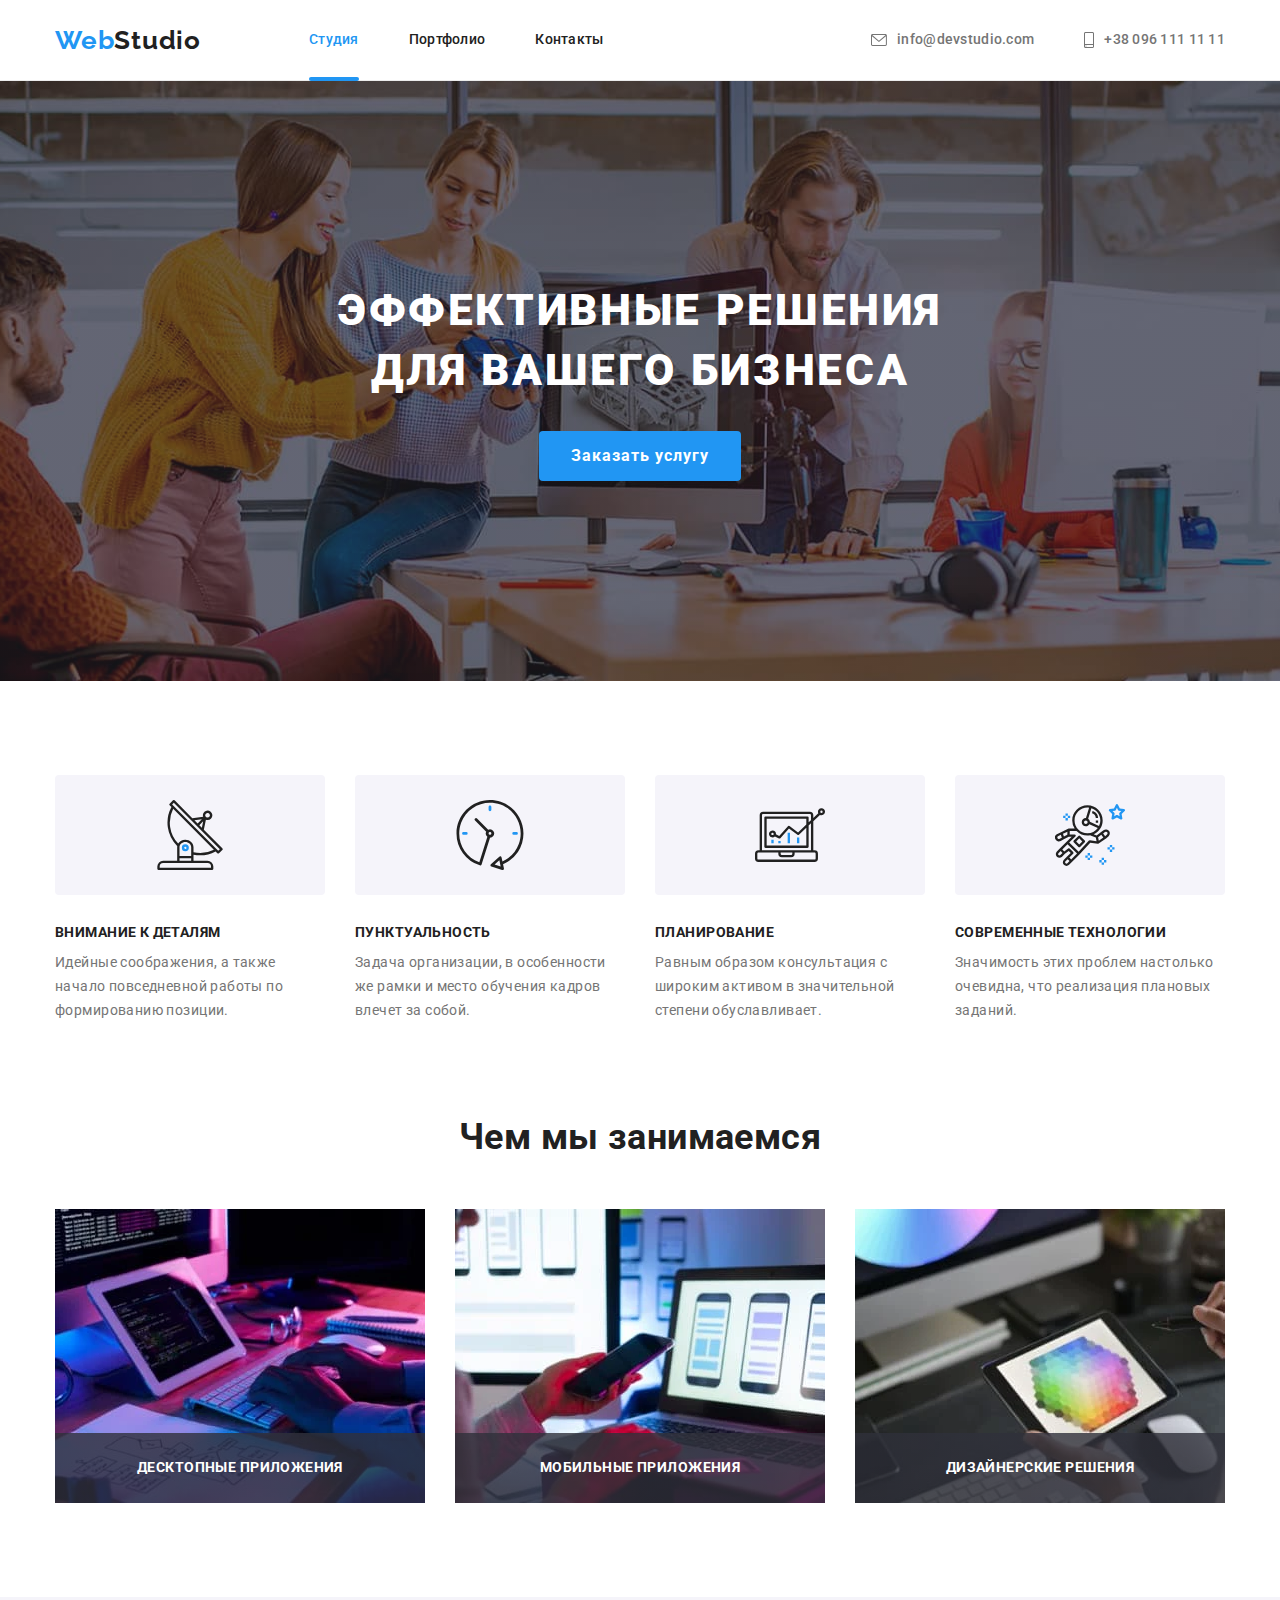
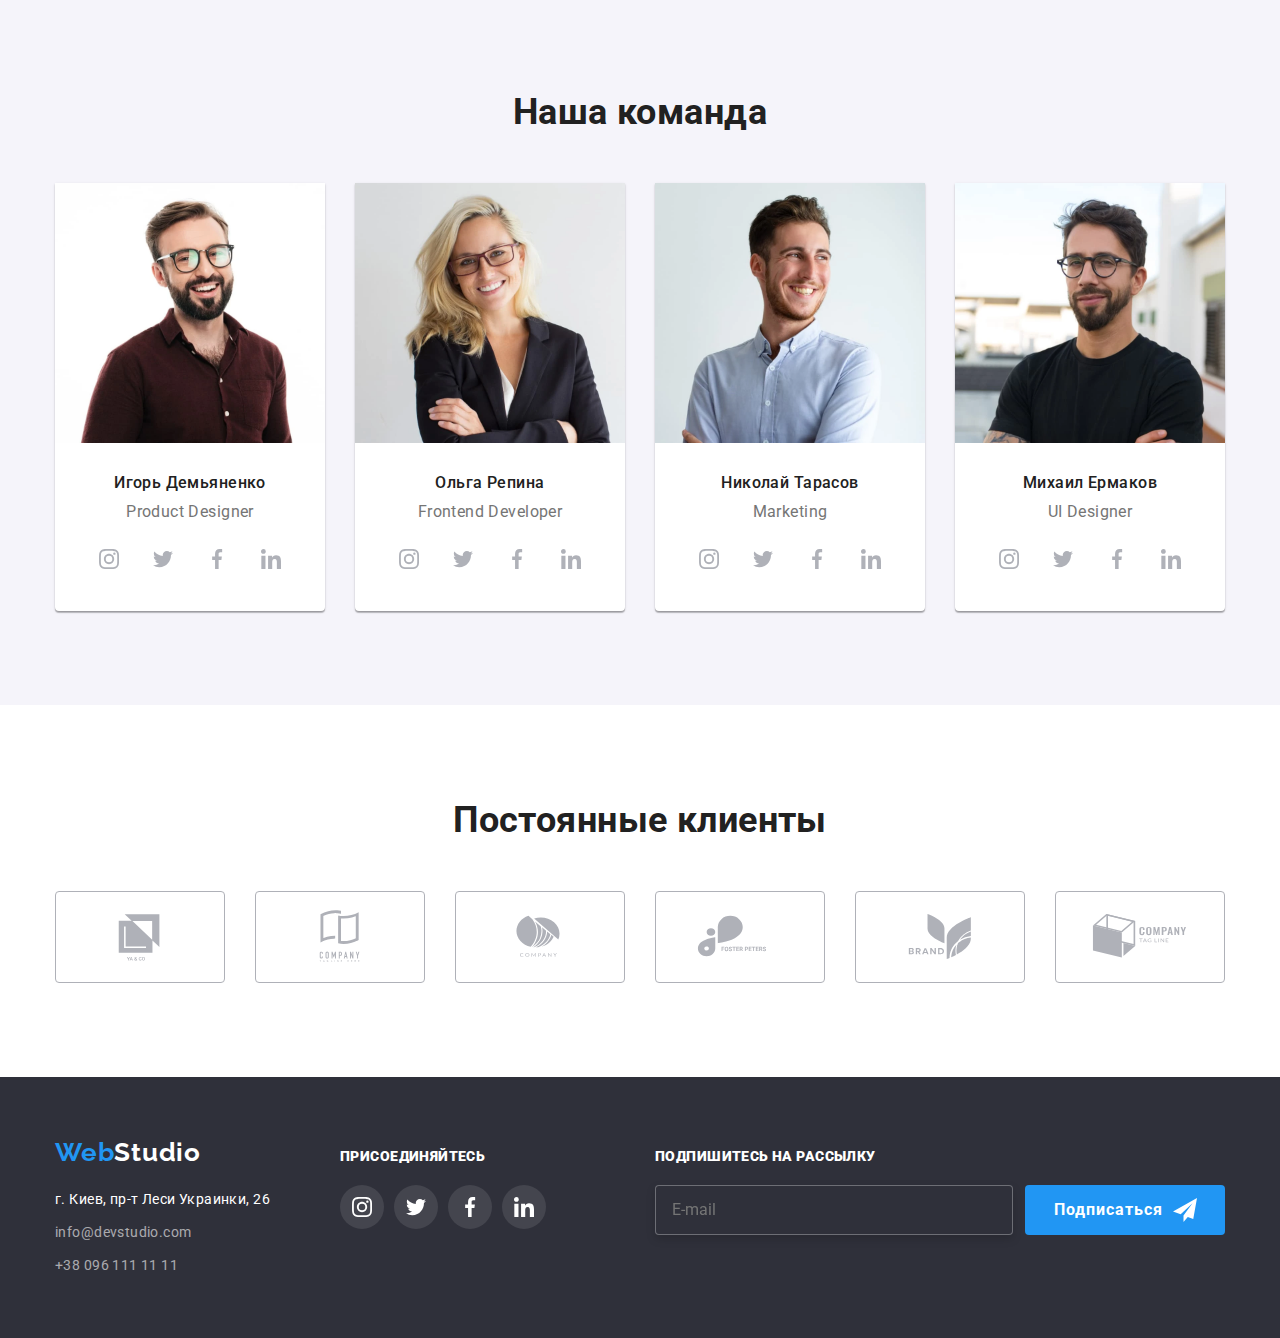
<file: index.html>
<!DOCTYPE html>
<html lang="ru">
  <head>
    <meta charset="UTF-8" />
    <meta http-equiv="X-UA-Compatible" content="IE=edge" />
    <meta name="viewport" content="width=device-width, initial-scale=1.0" />
    <title>Document</title>
    <!--  Шрифти -->
    <link rel="preconnect" href="https://fonts.googleapis.com" />
    <link rel="preconnect" href="https://fonts.gstatic.com" crossorigin />
    <link
      href="https://fonts.googleapis.com/css2?family=Raleway:wght@700&family=Roboto:wght@400;500;700;900&display=swap"
      rel="stylesheet"
    />
    <!-- Нормалізація стилей -->
    <link
      rel="stylesheet"
      href="https://cdn.jsdelivr.net/npm/modern-normalize@1.1.0/modern-normalize.min.css"
    />
    <!-- Кастомні стилі -->
    <link rel="stylesheet" href="./css/main.min.css" />
    <!-- <link rel="stylesheet" href="./css/styles.css" /> -->
  </head>
  <body data-body>
    <!--  Секція header -->
    <header class="header">
      <div class="container header-container">
        <a class="logo link" href="./index.html">
          Web<span class="logo-style-black">Studio</span></a
        >
        <button class="mobile-menu-btn" type="button" data-menu-button>
          <svg class="mobile-menu-icon" width="40" height="40">
            <use
              class="mobile-menu-burger"
              href="./images/icons.svg#icon-menumobile"
            ></use>
            <use
              class="mobile-menu-close"
              href="./images/icons.svg#icon-closemobile"
            ></use>
          </svg>
        </button>
        <!-- Мобільне меню -->
        <div class="mobil-menu" data-menu>
          <ul class="mobile-menu-nav list">
            <li class="mobile-menu-nav-item current">
              <a class="link mobile-nav-item current" href="./index.html"
                >Студия</a
              >
            </li>
            <li class="mobile-menu-nav-item">
              <a class="link mobile-nav-item" href="./portfolio.html"
                >Портфолио</a
              >
            </li>
            <li class="mobile-menu-nav-item">
              <a class="link mobile-nav-item" href="">Контакты</a>
            </li>
          </ul>
          <ul class="mobile-menu-contacts list">
            <li class="mobile-menu-contacts-item">
              <a class="mobile-menu-tel-mail link accent" href=""
                >+38 096 111 11 11</a
              >
            </li>
            <li class="mobile-menu-contacts-item">
              <a class="mobile-menu-tel-mail link" href=""
                >info@devstudio.com</a
              >
            </li>
          </ul>
          <ul class="mobile-menu-socials list">
            <li class="mobile-menu-socials-item">
              <a class="mobile-menu-socials-link link" href="">Indtagram</a>
            </li>
            <li class="mobile-menu-socials-item">
              <a class="mobile-menu-socials-link link" href="">Twitter</a>
            </li>
            <li class="mobile-menu-socials-item">
              <a class="mobile-menu-socials-link link" href="">Facebook</a>
            </li>
            <li class="mobile-menu-socials-item">
              <a class="mobile-menu-socials-link link" href="">Lindkedin</a>
            </li>
          </ul>
        </div>
        <nav class="nav">
          <ul class="header__list list">
            <li class="nav__list-item">
              <a class="nav-link link current--link" href="./index.html"
                >Студия</a
              >
            </li>
            <li class="nav__list-item">
              <a class="nav-link link" href="./portfolio.html">Портфолио</a>
            </li>
            <li class="nav__list-item">
              <a class="nav-link link" href="#">Контакты</a>
            </li>
          </ul>
        </nav>
        <ul class="contact header__list list">
          <li class="contact-mail">
            <a class="contact-list link" href="mailto:info@devstudio.com">
              <svg class="contact--icon" width="16" height="12">
                <use href="./images/icons.svg#icon-envelope"></use></svg
              >info@devstudio.com</a
            >
          </li>
          <li class="contact-telephone">
            <a class="accent contact-list link" href="tel:+380961111111">
              <svg class="contact--icon" width="10" height="16">
                <use href="./images/icons.svg#icon-smartphone"></use>
              </svg>
              +38 096 111 11 11</a
            >
          </li>
        </ul>
      </div>
    </header>
    <!-- Блок унікального контенту на сторінці -->
    <main>
      <!-- Секція Hero -->
      <section class="hero">
        <div class="hero-section container">
          <h1 class="main-title">
            Эффективные решения <br />
            для вашего бизнеса
          </h1>
          <button class="btn-main" type="button" data-modal-open>
            Заказать услугу
          </button>
        </div>
      </section>
      <!-- Модальне вікно -->
      <div class="backdrop is-hidden" data-modal>
        <div class="modal">
          <button class="modal-close-btn" type="button" data-modal-close>
            <svg width="18" height="18">
              <use href="./images/icons.svg#icon-closeclose-black"></use>
            </svg>
          </button>
          <form>
            <strong class="sign-up-text"
              >Оставьте свои данные, мы вам перезвоним</strong
            >

            <label for="name" class="form-field">Имя</label>
            <div class="position-icon">
              <input
                class="form-stroke"
                type="text"
                name="name"
                required
                id="name"
              />
              <svg class="icon-inputs" width="12" height="12">
                <use
                  class="modal-form-icon"
                  href="./images/icons.svg#icon-name"
                ></use>
              </svg>
            </div>

            <label for="tel" class="form-field">Телефон</label>
            <div class="position-icon">
              <input
                class="form-stroke"
                type="tel"
                name="user-tel"
                required
                id="tel"
              />
              <svg class="icon-inputs" width="13" height="13">
                <use href="./images/icons.svg#icon-tel"></use>
              </svg>
            </div>

            <label for="email" class="form-field">Почта</label>
            <div class="position-icon">
              <input
                class="form-stroke"
                type="email"
                name="user-mail"
                required
                id="email"
                placeholder=" "
              />
              <svg class="icon-inputs" width="15" height="12">
                <use href="./images/icons.svg#email-modal-form"></use>
              </svg>
            </div>

            <label class="form-field-last">Комментарий</label>
            <div class="position-icon">
              <textarea
                class="form-stroke-comment"
                name="user-comment"
                placeholder="Введите текст"
              ></textarea>
            </div>

            <!-- Agreement -->
            <label class="label-agreement">
              <input class="check-input" type="checkbox" required />
              <span class="checkbox-icon"> </span>
              <span>
                Соглашаюсь с рассылкой и принимаю
                <a class="terms-agreement" href="">Условия договора</a></span
              >
            </label>

            <button class="btn-modal" type="submit">Отправить</button>
          </form>
        </div>
      </div>
      <!-- Секція Benefits  -->
      <section class="benefits section">
        <div class="container">
          <h2 class="visually-hidden">Преимущества</h2>
          <ul class="list benefits-list">
            <li class="benefits-title about__benefits__list benefits-card-flex">
              <div class="benefits-link">
                <svg class="benefits--icon" width="70" height="70">
                  <use href="./images/icons.svg#icon-antenna"></use>
                </svg>
              </div>
              <h3 class="benefits-tittle-style section-tittle tittle-small">
                Внимание к деталям
              </h3>
              <p class="benefits-text">
                Идейные соображения, а также начало повседневной работы по
                формированию позиции.
              </p>
            </li>

            <li class="benefits-title about__benefits__list benefits-card-flex">
              <div class="benefits-link">
                <svg class="benefits--icon" width="70" height="70">
                  <use href="./images/icons.svg#icon-clock"></use>
                </svg>
              </div>
              <h3 class="benefits-tittle-style section-tittle tittle-small">
                Пунктуальность
              </h3>
              <p class="benefits-text">
                Задача организации, в особенности же рамки и место обучения
                кадров влечет за собой.
              </p>
            </li>

            <li class="benefits-title about__benefits__list benefits-card-flex">
              <div class="benefits-link">
                <svg class="benefits--icon" width="70" height="70">
                  <use href="./images/icons.svg#icon-diagram"></use>
                </svg>
              </div>
              <h3 class="benefits-tittle-style section-tittle tittle-small">
                Планирование
              </h3>
              <p class="benefits-text">
                Равным образом консультация с широким активом в значительной
                степени обуславливает.
              </p>
            </li>

            <li class="benefits-title about__benefits__list benefits-card-flex">
              <div class="benefits-link">
                <svg class="benefits--icon" width="70" height="70">
                  <use href="./images/icons.svg#icon-astronaut"></use>
                </svg>
              </div>
              <h3 class="benefits-tittle-style section-tittle tittle-small">
                Современные технологии
              </h3>
              <p class="benefits-text">
                Значимость этих проблем настолько очевидна, что реализация
                плановых заданий.
              </p>
            </li>
          </ul>
        </div>
      </section>
      <!-- Секція  About -->
      <section class="about">
        <div class="container">
          <h2 class="section-tittle tittle-big">Чем мы занимаемся</h2>
          <ul class="list about-list">
            <li class="about__benefits__list img__wrapper">
              <picture>
                <!-- desktop screen -->
                <source
                  media="(min-width: 1200px)"
                  srcset="
                    ./images/about/img1-lg.webp     1x,
                    ./images/about/img1-2x@-lg.webp 2x
                  "
                  type="image/webp"
                />
                <source
                  media="(min-width: 1200px)"
                  srcset="
                    ./images/about/img1-lg.jpg     1x,
                    ./images/about/img1-2x@-lg.jpg 2x
                  "
                  type="image/jpg"
                />

                <img
                  src="./images/about/img1-lg.jpg"
                  alt="Верстка"
                  width="370"
                  height="294"
                />
              </picture>

              <p class="about-desk">Десктопные приложения</p>
            </li>
            <li class="about__benefits__list img__wrapper">
              <picture>
                <!-- desktop screen -->
                <source
                  media="(min-width: 1200px)"
                  srcset="
                    ./images/about/img2-lg.webp     1x,
                    ./images/about/img2-2x@-lg.webp 2x
                  "
                  type="image/webp"
                />
                <source
                  media="(min-width: 1200px)"
                  srcset="
                    ./images/about/img2-lg.jpg     1x,
                    ./images/about/img2-2x@-lg.jpg 2x
                  "
                  type="image/jpg"
                />

                <img
                  src="./images/about/img2-lg.jpg"
                  alt="Дизайн"
                  width="370"
                  height="294"
                />
              </picture>

              <p class="about-desk">Мобильные приложения</p>
            </li>
            <li class="about__benefits__list img__wrapper">
              <picture>
                <!-- desktop screen -->
                <source
                  media="(min-width: 1200px)"
                  srcset="
                    ./images/about/img3-lg.webp     1x,
                    ./images/about/img3-2x@-lg.webp 2x
                  "
                  type="image/webp"
                />
                <source
                  media="(min-width: 1200px)"
                  srcset="
                    ./images/about/img3-lg.jpg     1x,
                    ./images/about/img3-2x@-lg.jpg 2x
                  "
                  type="image/jpg"
                />

                <img
                  src="./images/about/img3-lg.jpg"
                  alt="Внешнее оформление"
                  width="370"
                  height="294"
                />
              </picture>

              <p class="about-desk">Дизайнерские решения</p>
            </li>
          </ul>
        </div>
      </section>
      <!-- Секція Team -->
      <section class="team-section section">
        <div class="container">
          <h2 class="section-tittle tittle-big">Наша команда</h2>
          <ul class="list team-list">
            <li class="team-item team-group">
              <!-- Тег picture -->
              <picture>
                <!-- desktop screen -->
                <source
                  media="(min-width: 1200px)"
                  srcset="
                    ./images/team/imgigor-lg.webp    1x,
                    ./images/team/imgigor@2x-lg.webp 2x
                  "
                  type="image/webp"
                />
                <source
                  media="(min-width: 1200px)"
                  srcset="
                    ./images/team/imgigor-lg.jpg    1x,
                    ./images/team/imgigor@2x-lg.jpg 2x
                  "
                  type="image/jpg"
                />

                <!-- tablet screen -->
                <source
                  media="(min-width: 768px)"
                  srcset="
                    ./images/team/imgigor-md.webp    1x,
                    ./images/team/imgigor@2x-md.webp 2x
                  "
                  type="image/webp"
                />
                <source
                  media="(min-width: 768px)"
                  srcset="
                    ./images/team/imgigor-md.jpg    1x,
                    ./images/team/imgigor@2x-md.jpg 2x
                  "
                  type="image/jpg"
                />

                <!-- mobile screen -->
                <source
                  media="(max-width: 767px)"
                  srcset="
                    ./images/team/imgigor1-sm.webp    1x,
                    ./images/team/imgigor1@2x-sm.webp 2x
                  "
                  type="image/webp"
                />
                <source
                  media="(max-width: 767px)"
                  srcset="
                    ./images/team/imgigor1-sm.jpg    1x,
                    ./images/team/imgigor1@2x-sm.jpg 2x
                  "
                  type="image/jpg"
                />
                <img
                  src="./images/team/imgigor1-sm.jpg"
                  alt="Игорь"
                  width="450"
                  height="460"
                />
              </picture>

              <div class="team">
                <h3 class="section-team">Игорь Демьяненко</h3>
                <p class="text-team">Product Designer</p>
                <ul class="list social-media">
                  <li class="social-media-item">
                    <a class="social-media-link" href="">
                      <svg class="social-media-icon" width="20" height="20">
                        <use href="./images/icons.svg#icon-instagram"></use>
                      </svg>
                    </a>
                  </li>
                  <li class="social-media-item">
                    <a class="social-media-link" href="">
                      <svg class="social-media-icon" width="20" height="20">
                        <use href="./images/icons.svg#icon-twitter"></use>
                      </svg>
                    </a>
                  </li>
                  <li class="social-media-item">
                    <a class="social-media-link" href="">
                      <svg class="social-media-icon" width="20" height="20">
                        <use href="./images/icons.svg#icon-facebook"></use>
                      </svg>
                    </a>
                  </li>
                  <li class="social-media-item">
                    <a class="social-media-link" href="">
                      <svg class="social-media-icon" width="20" height="20">
                        <use href="./images/icons.svg#icon-linkedin"></use>
                      </svg>
                    </a>
                  </li>
                </ul>
              </div>
            </li>
            <li class="team-item team-group">
              <!-- Тег picture -->
              <picture>
                <!-- desktop screen -->
                <source
                  media="(min-width: 1200px)"
                  srcset="
                    ./images/team/imgolga-lg.webp    1x,
                    ./images/team/imgolga@2x-lg.webp 2x
                  "
                  type="image/webp"
                />
                <source
                  media="(min-width: 1200px)"
                  srcset="
                    ./images/team/imgolga-lg.jpg    1x,
                    ./images/team/imgolga@2x-lg.jpg 2x
                  "
                  type="image/jpg"
                />

                <!-- tablet screen -->
                <source
                  media="(min-width: 768px)"
                  srcset="
                    ./images/team/imgolga-md.webp    1x,
                    ./images/team/imgolga@2x-md.webp 2x
                  "
                  type="image/webp"
                />
                <source
                  media="(min-width: 768px)"
                  srcset="
                    ./images/team/imgolga-md.jpg    1x,
                    ./images/team/imgolga@2x-md.jpg 2x
                  "
                  type="image/jpg"
                />

                <!-- mobile screen -->
                <source
                  media="(max-width: 767px)"
                  srcset="
                    ./images/team/imgolga1-sm.webp    1x,
                    ./images/team/imgolga1@2x-sm.webp 2x
                  "
                  type="image/webp"
                />
                <source
                  media="(max-width: 767px)"
                  srcset="
                    ./images/team/imgolga1-sm.jpg    1x,
                    ./images/team/imgolga1@2x-sm.jpg 2x
                  "
                  type="image/jpg"
                />
                <img
                  src="./images/team/imgolga1-sm.jpg"
                  alt="Ольга"
                  width="450"
                  height="460"
                />
              </picture>

              <div class="team">
                <h3 class="section-team">Ольга Репина</h3>
                <p class="text-team">Frontend Developer</p>
                <ul class="list social-media">
                  <li class="social-media-item">
                    <a class="social-media-link" href="">
                      <svg class="social-media-icon" width="20" height="20">
                        <use href="./images/icons.svg#icon-instagram"></use>
                      </svg>
                    </a>
                  </li>
                  <li class="social-media-item">
                    <a class="social-media-link" href="">
                      <svg class="social-media-icon" width="20" height="20">
                        <use href="./images/icons.svg#icon-twitter"></use>
                      </svg>
                    </a>
                  </li>
                  <li class="social-media-item">
                    <a class="social-media-link" href="">
                      <svg class="social-media-icon" width="20" height="20">
                        <use href="./images/icons.svg#icon-facebook"></use>
                      </svg>
                    </a>
                  </li>
                  <li class="social-media-item">
                    <a class="social-media-link" href="">
                      <svg class="social-media-icon" width="20" height="20">
                        <use href="./images/icons.svg#icon-linkedin"></use>
                      </svg>
                    </a>
                  </li>
                </ul>
              </div>
            </li>
            <li class="team-item team-group">
              <picture>
                <!-- desktop screen -->
                <source
                  media="(min-width: 1200px)"
                  srcset="
                    ./images/team/imgnikolai-lg.webp    1x,
                    ./images/team/imgnikolai@2x-lg.webp 2x
                  "
                  type="image/webp"
                />
                <source
                  media="(min-width: 1200px)"
                  srcset="
                    ./images/team/imgnikolai-lg.jpg    1x,
                    ./images/team/imgnikolai@2x-md.jpg 2x
                  "
                  type="image/jpg"
                />

                <!-- tablet screen -->
                <source
                  media="(min-width: 768px)"
                  srcset="
                    ./images/team/imgnikolai-md.webp    1x,
                    ./images/team/imgnikolai@2x-md.webp 2x
                  "
                  type="image/webp"
                />
                <source
                  media="(min-width: 768px)"
                  srcset="
                    ./images/team/imgnikolai-md.jpg    1x,
                    ./images/team/imgnikolai@2x-md.jpg 2x
                  "
                  type="image/jpg"
                />

                <!-- mobile screen -->
                <source
                  media="(max-width: 767px)"
                  srcset="
                    ./images/team/imgnikolai1-sm.webp    1x,
                    ./images/team/imgnikolai1@2x-sm.webp 2x
                  "
                  type="image/webp"
                />
                <source
                  media="(max-width: 767px)"
                  srcset="
                    ./images/team/imgnikolai1-sm.jpg    1x,
                    ./images/team/imgnikolai1@2x-sm.jpg 2x
                  "
                  type="image/jpg"
                />
                <img
                  src="./images/team/imgnikolai1-sm.jpg"
                  alt="Николай"
                  width="450"
                  height="460"
                />
              </picture>

              <div class="team">
                <h3 class="section-team">Николай Тарасов</h3>
                <p class="text-team">Marketing</p>
                <ul class="list social-media">
                  <li class="social-media-item">
                    <a class="social-media-link" href="">
                      <svg class="social-media-icon" width="20" height="20">
                        <use href="./images/icons.svg#icon-instagram"></use>
                      </svg>
                    </a>
                  </li>
                  <li class="social-media-item">
                    <a class="social-media-link" href="">
                      <svg class="social-media-icon" width="20" height="20">
                        <use href="./images/icons.svg#icon-twitter"></use>
                      </svg>
                    </a>
                  </li>
                  <li class="social-media-item">
                    <a class="social-media-link" href="">
                      <svg class="social-media-icon" width="20" height="20">
                        <use href="./images/icons.svg#icon-facebook"></use>
                      </svg>
                    </a>
                  </li>
                  <li class="social-media-item">
                    <a class="social-media-link" href="">
                      <svg class="social-media-icon" width="20" height="20">
                        <use href="./images/icons.svg#icon-linkedin"></use>
                      </svg>
                    </a>
                  </li>
                </ul>
              </div>
            </li>
            <li class="team-item team-group">
              <picture>
                <!-- desktop screen -->
                <source
                  media="(min-width: 1200px)"
                  srcset="
                    ./images/team/imgmihail-lg.webp    1x,
                    ./images/team/imgmihail@2x-lg.webp 2x
                  "
                  type="image/webp"
                />
                <source
                  media="(min-width: 1200px)"
                  srcset="
                    ./images/team/imgmihail-lg.jpg    1x,
                    ./images/team/imgmihail@2x-lg.jpg 2x
                  "
                  type="image/jpg"
                />

                <!-- tablet screen -->
                <source
                  media="(min-width: 768px)"
                  srcset="
                    ./images/team/imgmihail-md.webp    1x,
                    ./images/team/imgmihail@2x-md.webp 2x
                  "
                  type="image/webp"
                />
                <source
                  media="(min-width: 768px)"
                  srcset="
                    ./images/team/imgmihail-md.jpg    1x,
                    ./images/team/imgmihail@2x-md.jpg 2x
                  "
                  type="image/jpg"
                />

                <!-- mobile screen -->
                <source
                  media="(max-width: 767px)"
                  srcset="
                    ./images/team/imgmihail1@2x.-sm.webp 1x,
                    ./images/team/imgmihail1@2x.-sm.webp 2x
                  "
                  type="image/webp"
                />
                <source
                  media="(max-width: 767px)"
                  srcset="
                    ./images/team/imgmihail-sm.jpg      1x,
                    ./images/team/imgmihail1@2x.-sm.jpg 2x
                  "
                  type="image/jpg"
                />
                <img
                  src="./images/team/imgmihail-sm.jpg"
                  alt="Михаил"
                  width="450"
                  height="460"
                />
              </picture>

              <div class="team">
                <h3 class="section-team">Михаил Ермаков</h3>
                <p class="text-team">UI Designer</p>
                <ul class="list social-media">
                  <li class="social-media-item">
                    <a aria-label="instagram" class="social-media-link" href="">
                      <svg class="social-media-icon" width="20" height="20">
                        <use href="./images/icons.svg#icon-instagram"></use>
                      </svg>
                    </a>
                  </li>
                  <li class="social-media-item">
                    <a aria-label="twitter" class="social-media-link" href="">
                      <svg class="social-media-icon" width="20" height="20">
                        <use href="./images/icons.svg#icon-twitter"></use>
                      </svg>
                    </a>
                  </li>
                  <li class="social-media-item">
                    <a aria-label="facebook" class="social-media-link" href="">
                      <svg class="social-media-icon" width="20" height="20">
                        <use href="./images/icons.svg#icon-facebook"></use>
                      </svg>
                    </a>
                  </li>
                  <li class="social-media-item">
                    <a aria-label="linkedin" class="social-media-link" href="">
                      <svg class="social-media-icon" width="20" height="20">
                        <use href="./images/icons.svg#icon-linkedin"></use>
                      </svg>
                    </a>
                  </li>
                </ul>
              </div>
            </li>
          </ul>
        </div>
      </section>
      <!-- Секція Regulars  -->
      <section class="section">
        <div class="container">
          <h2 class="section-tittle tittle-big">Постоянные клиенты</h2>

          <ul class="list regulars-list">
            <li class="regulars-item">
              <a class="logo-list link" href=""
                ><svg class="regulars-logo" width="106" height="60">
                  <use href="./images/icons.svg#icon-logo-1"></use></svg
              ></a>
            </li>
            <li class="regulars-item">
              <a class="logo-list link" href=""
                ><svg class="regulars-logo" width="106" height="60">
                  <use href="./images/icons.svg#icon-logo-2"></use></svg
              ></a>
            </li>
            <li class="regulars-item">
              <a class="logo-list link" href=""
                ><svg class="regulars-logo" width="106" height="60">
                  <use href="./images/icons.svg#icon-logo-3"></use></svg
              ></a>
            </li>
            <li class="regulars-item">
              <a class="logo-list link" href=""
                ><svg class="regulars-logo" width="106" height="60">
                  <use href="./images/icons.svg#icon-logo-4"></use></svg
              ></a>
            </li>
            <li class="regulars-item">
              <a class="logo-list link" href=""
                ><svg class="regulars-logo" width="106" height="60">
                  <use href="./images/icons.svg#icon-logo-5"></use></svg
              ></a>
            </li>
            <li class="regulars-item">
              <a class="logo-list link" href=""
                ><svg class="regulars-logo" width="106" height="60">
                  <use href="./images/icons.svg#icon-logo-6"></use></svg
              ></a>
            </li>
          </ul>
        </div>
      </section>
    </main>
    <!-- Секція футер -->
    <footer class="page-footer">
      <div class="container footer-box">
        <div class="footer-item-adress">
          <a class="logo link footer-logo" href="./index.html">
            Web<span class="logo-style-white">Studio</span></a
          >
          <address class="footer-logo">
            <ul class="list footer-logo-list">
              <li class="footer-text">
                <a
                  class="footer-address footer-address-link link"
                  href="https://goo.gl/maps/SEVTVgyHEndxwq1x7"
                  target="_blank"
                  rel="noreferrer noopener"
                  >г. Киев, пр-т Леси Украинки, 26</a
                >
              </li>
              <li class="footer-text">
                <a
                  class="footer-address footer-address-mail-tel link"
                  href="mailto:info@devstudio.com"
                  >info@devstudio.com</a
                >
              </li>
              <li class="footer-text">
                <a
                  class="footer-address footer-address-mail-tel link"
                  href="tel:+380961111111"
                  >+38 096 111 11 11</a
                >
              </li>
            </ul>
          </address>
        </div>
        <div>
          <p class="section-footer tittle-small">
            <strong>присоединяйтесь</strong>
          </p>
          <ul class="list join-box">
            <li class="footer-social-list">
              <a aria-label="instagram" class="footer-item-link" href="">
                <svg class="social-media-icon" width="20" height="20">
                  <use href="./images/icons.svg#icon-instagram"></use>
                </svg>
              </a>
            </li>
            <li class="footer-social-list">
              <a aria-label="twitter" class="footer-item-link" href="">
                <svg class="social-media-icon" width="20" height="20">
                  <use href="./images/icons.svg#icon-twitter"></use>
                </svg>
              </a>
            </li>
            <li class="footer-social-list">
              <a aria-label="facebook" class="footer-item-link" href="">
                <svg class="social-media-icon" width="20" height="20">
                  <use href="./images/icons.svg#icon-facebook"></use>
                </svg>
              </a>
            </li>
            <li class="footer-social-list">
              <a aria-label="linkedin" class="footer-item-link" href="">
                <svg class="social-media-icon" width="20" height="20">
                  <use href="./images/icons.svg#icon-linkedin"></use>
                </svg>
              </a>
            </li>
          </ul>
        </div>
        <div class="footer-button">
          <p class="section-footer tittle-small">
            <strong>Подпишитесь на рассылку</strong>
          </p>
          <form class="footer-subscribe-section">
            <input
              class="footer-subscribe"
              type="email"
              name="user-mail"
              required
              placeholder="E-mail"
            />
            <button class="btn-footer" type="submit">
              Подписаться<svg class="button-send" width="24" height="24">
                <use href="./images/icons.svg#icon-icon_send"></use>
              </svg>
            </button>
          </form>
        </div>
      </div>
    </footer>
    <script src="./js/modal.js"></script>
    <script src="./js/menu.js"></script>
  </body>
</html>
</file>
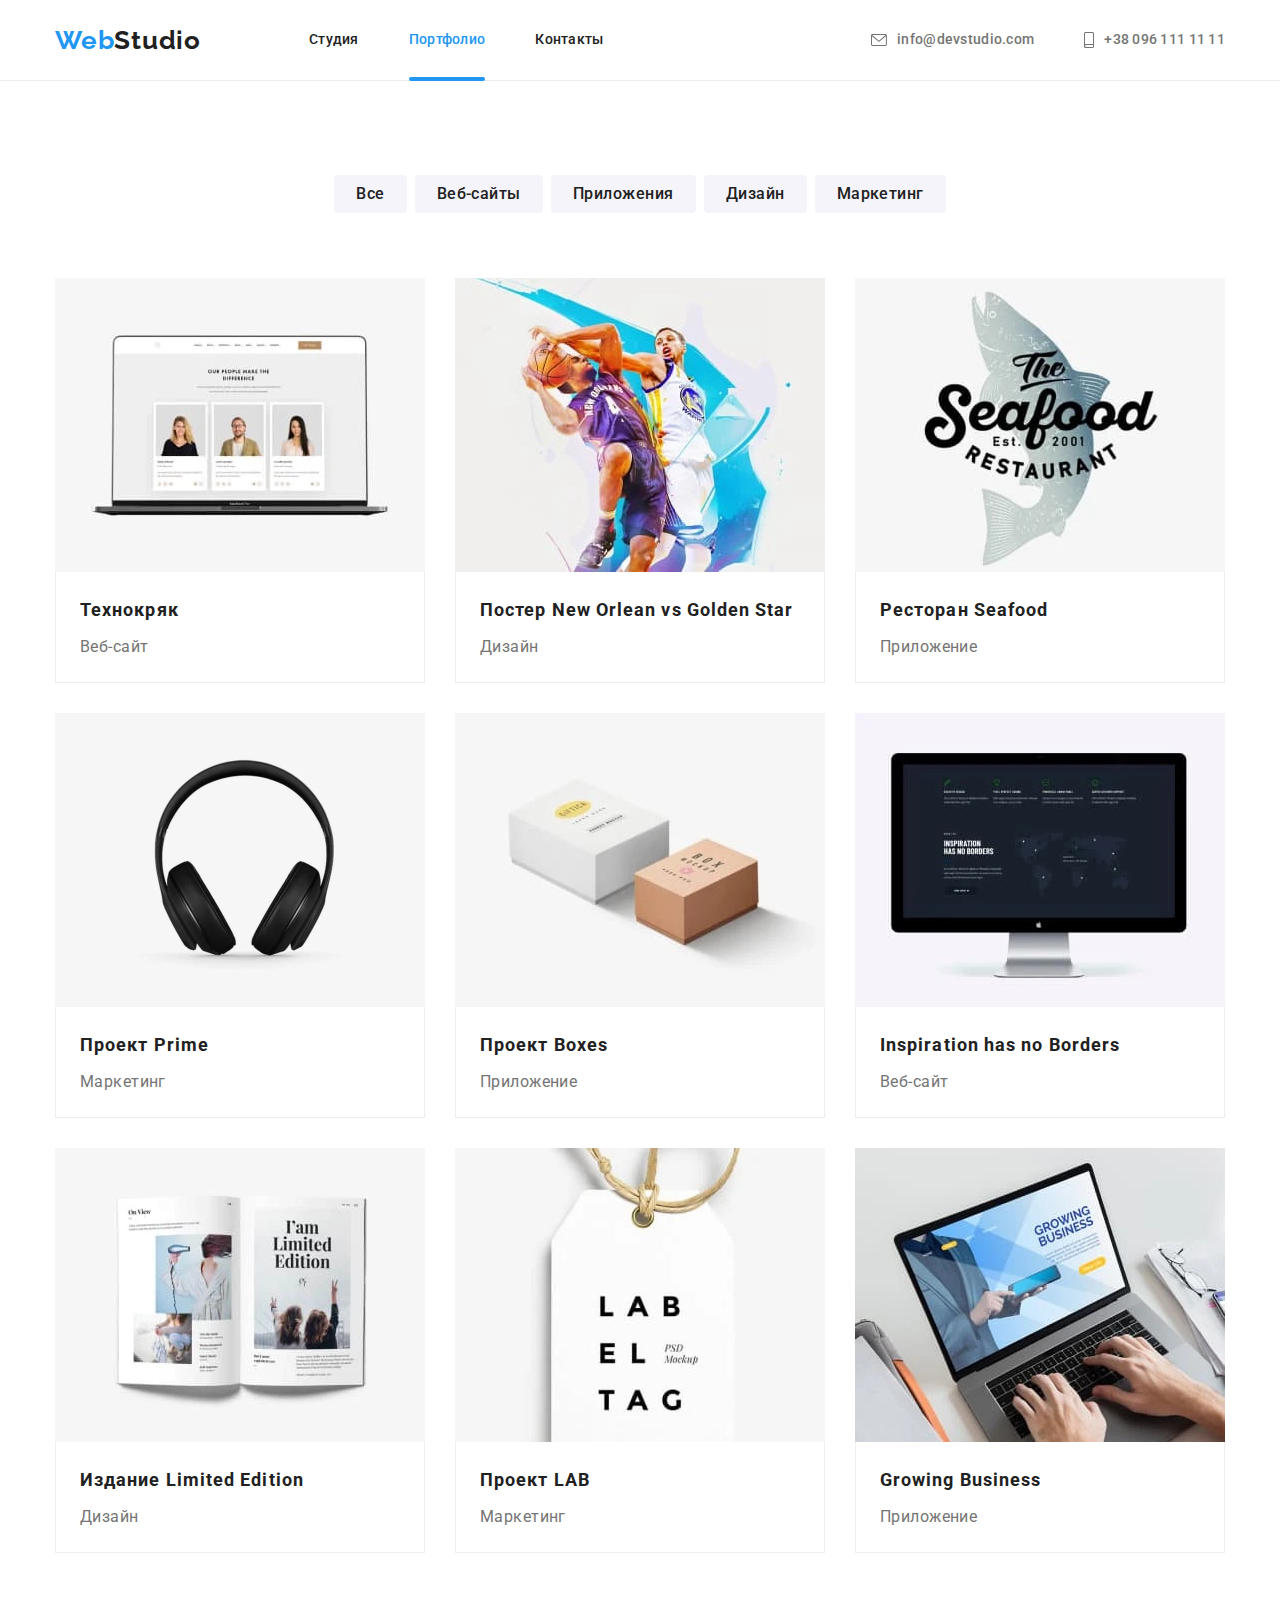
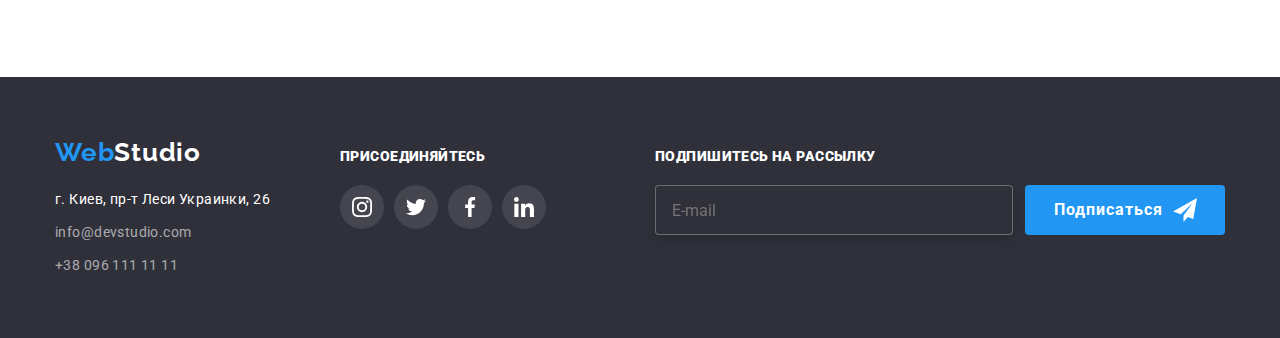
<file: portfolio.html>
<!DOCTYPE html>
<html lang="ru">
  <head>
    <meta charset="UTF-8" />
    <meta http-equiv="X-UA-Compatible" content="IE=edge" />
    <meta name="viewport" content="width=device-width, initial-scale=1.0" />
    <title>Document</title>
    <!--  Шрифти -->
    <link rel="preconnect" href="https://fonts.googleapis.com" />
    <link rel="preconnect" href="https://fonts.gstatic.com" crossorigin />
    <link
      href="https://fonts.googleapis.com/css2?family=Raleway:wght@700&family=Roboto:wght@400;500;700;900&display=swap"
      rel="stylesheet"
    />
    <!-- Нормалізація стилей -->
    <link
      rel="stylesheet"
      href="https://cdn.jsdelivr.net/npm/modern-normalize@1.1.0/modern-normalize.min.css"
    />

    <!-- Кастомні стилі -->
    <link rel="stylesheet" href="./css/main.min.css" />
    <link rel="stylesheet" href="./css/styles.css" />
  </head>
  <body>
    <!-- Секція header -->
    <header class="header">
      <div class="container header-container">
        <a class="logo link" href="./index.html">
          Web<span class="logo-style-black">Studio</span></a
        >
        <button class="mobile-menu-btn" type="button" data-menu-button>
          <svg class="mobile-menu-icon" width="40" height="40">
            <use
              class="mobile-menu-burger"
              href="./images/icons.svg#icon-menumobile"
            ></use>
            <use
              class="mobile-menu-close"
              href="./images/icons.svg#icon-closemobile"
            ></use>
          </svg>
        </button>
        <!-- Мобільне меню -->
        <div class="mobil-menu" data-menu>
          <ul class="list mobile-menu-nav">
            <li class="mobile-menu-nav-item">
              <a class="link mobile-nav-item" href="./index.html">Студия</a>
            </li>
            <li class="mobile-menu-nav-item">
              <a class="link mobile-nav-item current" href="./portfolio.html"
                >Портфолио</a
              >
            </li>
            <li class="mobile-menu-nav-item">
              <a class="link mobile-nav-item" href="">Контакты</a>
            </li>
          </ul>
          <ul class="mobile-menu-contacts list">
            <li class="mobile-menu-contacts-item">
              <a class="mobile-menu-tel-mail link accent" href=""
                >+38 096 111 11 11</a
              >
            </li>
            <li class="mobile-menu-contacts-item">
              <a class="mobile-menu-tel-mail link" href=""
                >info@devstudio.com</a
              >
            </li>
          </ul>
          <ul class="mobile-menu-socials list">
            <li class="mobile-menu-socials-item">
              <a class="mobile-menu-socials-link link" href="">Indtagram</a>
            </li>
            <li class="mobile-menu-socials-item">
              <a class="mobile-menu-socials-link link" href="">Twitter</a>
            </li>
            <li class="mobile-menu-socials-item">
              <a class="mobile-menu-socials-link link" href="">Facebook</a>
            </li>
            <li class="mobile-menu-socials-item">
              <a class="mobile-menu-socials-link link" href="">Lindkedin</a>
            </li>
          </ul>
        </div>
        <nav class="nav">
          <ul class="header__list list">
            <li class="nav__list-item">
              <a class="nav-link link" href="./index.html">Студия</a>
            </li>
            <li class="nav__list-item">
              <a class="nav-link link current--link" href="./portfolio.html"
                >Портфолио</a
              >
            </li>
            <li class="nav__list-item">
              <a class="nav-link link" href="#">Контакты</a>
            </li>
          </ul>
        </nav>
        <ul class="contact header__list list">
          <li class="contact-mail">
            <a class="contact-list link" href="mailto:info@devstudio.com">
              <svg class="contact--icon" width="16" height="12">
                <use href="./images/icons.svg#icon-envelope"></use></svg
              >info@devstudio.com</a
            >
          </li>
          <li class="contact-telephone">
            <a class="contact-list link" href="tel:+380961111111">
              <svg class="contact--icon" width="10" height="16">
                <use href="./images/icons.svg#icon-smartphone"></use>
              </svg>
              +38 096 111 11 11</a
            >
          </li>
        </ul>
      </div>
    </header>
    <!-- Блок унікального контенту на сторінці -->
    <main>
      <section class="section portfolio">
        <div class="container">
          <h1 class="visually-hidden">Портфолио</h1>
          <!-- Секція: кнопки фільтрів -->

          <ul class="list-button list">
            <li class="portfolio-btn-list">
              <button class="btn-portfolio link" type="button">Все</button>
            </li>
            <li class="portfolio-btn-list">
              <button class="btn-portfolio link" type="button">
                Веб-сайты
              </button>
            </li>
            <li class="portfolio-btn-list">
              <button class="btn-portfolio link" type="button">
                Приложения
              </button>
            </li>
            <li class="portfolio-btn-list">
              <button class="btn-portfolio link" type="button">Дизайн</button>
            </li>
            <li class="portfolio-btn-list">
              <button class="btn-portfolio link" type="button">
                Маркетинг
              </button>
            </li>
          </ul>
          <!-- Cписок з img -->
          <ul class="card-set list cards-link-grow">
            <li class="card-set-item">
              <a class="portfolio-block link cards-box-grow" href="">
                <div class="overlay-card">
                  <!-- Тег picture -->
                  <picture>
                    <!-- desktop screen -->
                    <source
                      media="(min-width: 1200px)"
                      srcset="
                        ./images/imgportfolio/img1-lg.webp    1x,
                        ./images/imgportfolio/img1@2x-lg.webp 2x
                      "
                      type="image/webp"
                    />
                    <source
                      media="(min-width: 1200px)"
                      srcset="
                        ./images/imgportfolio/img1-lg.jpg    1x,
                        ./images/imgportfolio/img1@2x-lg.jpg 2x
                      "
                      type="image/jpg"
                    />

                    <!-- tablet screen -->
                    <source
                      media="(min-width: 768px)"
                      srcset="
                        ./images/imgportfolio/img1-md.webp    1x,
                        ./images/imgportfolio/img1@2x-md.webp 2x
                      "
                      type="image/webp"
                    />
                    <source
                      media="(min-width: 768px)"
                      srcset="
                        ./images/imgportfolio/img1-md.jpg    1x,
                        ./images/imgportfolio/img1@2x-md.jpg 2x
                      "
                      type="image/jpg"
                    />

                    <!-- mobile screen -->
                    <source
                      media="(max-width: 767px)"
                      srcset="
                        ./images/imgportfolio/img1-sm.webp    1x,
                        ./images/imgportfolio/img1@2x-sm.webp 2x
                      "
                      type="image/webp"
                    />
                    <source
                      media="(max-width: 767px)"
                      srcset="
                        ./images/imgportfolio/img1-sm.jpg    1x,
                        ./images/imgportfolio/img1@2x-sm.jpg 2x
                      "
                      type="image/jpg"
                    />
                    <img
                      src="./images/imgportfolio/img1-sm.jpg"
                      alt="Изображение-веб-сайт-технокряк"
                      width="450"
                      height="294"
                    />
                  </picture>

                  <p class="portfolio-overlay">
                    Ресурс предлагает комплексные предложения с разным уровнем
                    функционала и сервисов. Все это позволит посетителю получить
                    исчерпывающие сведения о компании или частном лице.
                  </p>
                </div>
                <div class="text-frame cards-box-grow">
                  <h2 class="tittle-portfolio">Технокряк</h2>
                  <p class="text-portfolio">Веб-сайт</p>
                </div>
              </a>
            </li>

            <li class="card-set-item">
              <a class="portfolio-block link" href="">
                <div class="overlay-card">
                  <picture>
                    <!-- desktop screen -->
                    <source
                      media="(min-width: 1200px)"
                      srcset="
                        ./images/imgportfolio/img2-lg.webp    1x,
                        ./images/imgportfolio/img2@2x-lg.webp 2x
                      "
                      type="image/webp"
                    />
                    <source
                      media="(min-width: 1200px)"
                      srcset="
                        ./images/imgportfolio/img2-lg.jpg    1x,
                        ./images/imgportfolio/img2@2x-lg.jpg 2x
                      "
                      type="image/jpg"
                    />

                    <!-- tablet screen -->
                    <source
                      media="(min-width: 768px)"
                      srcset="
                        ./images/imgportfolio/img2-md.webp    1x,
                        ./images/imgportfolio/img2@2x-md.webp 2x
                      "
                      type="image/webp"
                    />
                    <source
                      media="(min-width: 768px)"
                      srcset="
                        ./images/imgportfolio/img2-md.jpg    1x,
                        ./images/imgportfolio/img2@2x-md.jpg 2x
                      "
                      type="image/jpg"
                    />

                    <!-- mobile screen -->
                    <source
                      media="(max-width: 767px)"
                      srcset="
                        ./images/imgportfolio/img2-sm.webp    1x,
                        ./images/imgportfolio/img2@2x-sm.webp 2x
                      "
                      type="image/webp"
                    />
                    <source
                      media="(max-width: 767px)"
                      srcset="
                        ./images/imgportfolio/img2-sm.jpg    1x,
                        ./images/imgportfolio/img2@2x-sm.jpg 2x
                      "
                      type="image/jpg"
                    />
                    <img
                      src="./images/imgportfolio/img2-sm.jpg"
                      alt="Изображение-дизайна-постера"
                      width="450"
                      height="294"
                    />
                  </picture>

                  <p class="portfolio-overlay">
                    Ресурс предлагает комплексные предложения с разным уровнем
                    функционала и сервисов. Все это позволит посетителю получить
                    исчерпывающие сведения о компании или частном лице.
                  </p>
                </div>

                <div class="text-frame">
                  <h2 class="tittle-portfolio">
                    Постер New Orlean vs Golden Star
                  </h2>
                  <p class="text-portfolio">Дизайн</p>
                </div>
              </a>
            </li>

            <li class="card-set-item">
              <a class="portfolio-block link" href="">
                <div class="overlay-card">
                  <picture>
                    <!-- desktop screen -->
                    <source
                      media="(min-width: 1200px)"
                      srcset="
                        ./images/imgportfolio/img3-lg.webp    1x,
                        ./images/imgportfolio/img3@2x-lg.webp 2x
                      "
                      type="image/webp"
                    />
                    <source
                      media="(min-width: 1200px)"
                      srcset="
                        ./images/imgportfolio/img3-lg.jpg    1x,
                        ./images/imgportfolio/img3@2x-lg.jpg 2x
                      "
                      type="image/jpg"
                    />

                    <!-- tablet screen -->
                    <source
                      media="(min-width: 768px)"
                      srcset="
                        ./images/imgportfolio/img3-md.webp    1x,
                        ./images/imgportfolio/img3@2x-md.webp 2x
                      "
                      type="image/webp"
                    />
                    <source
                      media="(min-width: 768px)"
                      srcset="
                        ./images/imgportfolio/img3-md.jpg    1x,
                        ./images/imgportfolio/img3@2x-md.jpg 2x
                      "
                      type="image/jpg"
                    />

                    <!-- mobile screen -->
                    <source
                      media="(max-width: 767px)"
                      srcset="
                        ./images/imgportfolio/img3-sm.webp    1x,
                        ./images/imgportfolio/img3@2x-sm.webp 2x
                      "
                      type="image/webp"
                    />
                    <source
                      media="(max-width: 767px)"
                      srcset="
                        ./images/imgportfolio/img3-sm.jpg    1x,
                        ./images/imgportfolio/img3@2x-sm.jpg 2x
                      "
                      type="image/jpg"
                    />
                    <img
                      src="./images/imgportfolio/img3-sm.jpg"
                      alt="Изображение-приложения-ресторана"
                      width="450"
                      height="294"
                    />
                  </picture>

                  <p class="portfolio-overlay">
                    Ресурс предлагает комплексные предложения с разным уровнем
                    функционала и сервисов. Все это позволит посетителю получить
                    исчерпывающие сведения о компании или частном лице.
                  </p>
                </div>

                <div class="text-frame">
                  <h2 class="tittle-portfolio">Ресторан Seafood</h2>
                  <p class="text-portfolio">Приложение</p>
                </div>
              </a>
            </li>

            <li class="card-set-item">
              <a class="portfolio-block link" href="">
                <div class="overlay-card">
                  <picture>
                    <!-- desktop screen -->
                    <source
                      media="(min-width: 1200px)"
                      srcset="
                        ./images/imgportfolio/img4-lg.webp    1x,
                        ./images/imgportfolio/img4@2x-lg.webp 2x
                      "
                      type="image/webp"
                    />
                    <source
                      media="(min-width: 1200px)"
                      srcset="
                        ./images/imgportfolio/img4-lg.jpg    1x,
                        ./images/imgportfolio/img4@2x-lg.jpg 2x
                      "
                      type="image/jpg"
                    />

                    <!-- tablet screen -->
                    <source
                      media="(min-width: 768px)"
                      srcset="
                        ./images/imgportfolio/img4-md.webp    1x,
                        ./images/imgportfolio/img4@2x-md.webp 2x
                      "
                      type="image/webp"
                    />
                    <source
                      media="(min-width: 768px)"
                      srcset="
                        ./images/imgportfolio/img4-md.jpg    1x,
                        ./images/imgportfolio/img4@2x-md.jpg 2x
                      "
                      type="image/jpg"
                    />

                    <!-- mobile screen -->
                    <source
                      media="(max-width: 767px)"
                      srcset="
                        ./images/imgportfolio/img4-sm.webp    1x,
                        ./images/imgportfolio/img4@2x-sm.webp 2x
                      "
                      type="image/webp"
                    />
                    <source
                      media="(max-width: 767px)"
                      srcset="
                        ./images/imgportfolio/img4-sm.jpg    1x,
                        ./images/imgportfolio/img4@2x-sm.jpg 2x
                      "
                      type="image/jpg"
                    />
                    <img
                      src="./images/imgportfolio/img4-sm.jpg"
                      alt="Изображение-маркетинга-проекта-прайм"
                      width="450"
                      height="294"
                    />
                  </picture>

                  <p class="portfolio-overlay">
                    Ресурс предлагает комплексные предложения с разным уровнем
                    функционала и сервисов. Все это позволит посетителю получить
                    исчерпывающие сведения о компании или частном лице.
                  </p>
                </div>
                <div class="text-frame">
                  <h2 class="tittle-portfolio">Проект Prime</h2>
                  <p class="text-portfolio">Маркетинг</p>
                </div>
              </a>
            </li>

            <li class="card-set-item">
              <a class="portfolio-block link" href="">
                <div class="overlay-card">
                  <picture>
                    <!-- desktop screen -->
                    <source
                      media="(min-width: 1200px)"
                      srcset="
                        ./images/imgportfolio/img5-lg.webp    1x,
                        ./images/imgportfolio/img5@2x-lg.webp 2x
                      "
                      type="image/webp"
                    />
                    <source
                      media="(min-width: 1200px)"
                      srcset="
                        ./images/imgportfolio/img5-lg.jpg    1x,
                        ./images/imgportfolio/img5@2x-lg.jpg 2x
                      "
                      type="image/jpg"
                    />

                    <!-- tablet screen -->
                    <source
                      media="(min-width: 768px)"
                      srcset="
                        ./images/imgportfolio/img5-md.webp    1x,
                        ./images/imgportfolio/img5@2x-md.webp 2x
                      "
                      type="image/webp"
                    />
                    <source
                      media="(min-width: 768px)"
                      srcset="
                        ./images/imgportfolio/img5-md.jpg    1x,
                        ./images/imgportfolio/img5@2x-md.jpg 2x
                      "
                      type="image/jpg"
                    />

                    <!-- mobile screen -->
                    <source
                      media="(max-width: 767px)"
                      srcset="
                        ./images/imgportfolio/img5-sm.webp    1x,
                        ./images/imgportfolio/img5@2x-sm.webp 2x
                      "
                      type="image/webp"
                    />
                    <source
                      media="(max-width: 767px)"
                      srcset="
                        ./images/imgportfolio/img5-sm.jpg    1x,
                        ./images/imgportfolio/img5@2x-sm.jpg 2x
                      "
                      type="image/jpg"
                    />
                    <img
                      src="./images/imgportfolio/img5-sm.jpg"
                      alt="Изображение-приложения-проекта-Боксес"
                      width="450"
                      height="294"
                    />
                  </picture>

                  <p class="portfolio-overlay">
                    Ресурс предлагает комплексные предложения с разным уровнем
                    функционала и сервисов. Все это позволит посетителю получить
                    исчерпывающие сведения о компании или частном лице.
                  </p>
                </div>

                <div class="text-frame">
                  <h2 class="tittle-portfolio">Проект Boxes</h2>
                  <p class="text-portfolio">Приложение</p>
                </div>
              </a>
            </li>

            <li class="card-set-item">
              <a class="portfolio-block link" href="">
                <div class="overlay-card">
                  <picture>
                    <!-- desktop screen -->
                    <source
                      media="(min-width: 1200px)"
                      srcset="
                        ./images/imgportfolio/img6-lg.webp    1x,
                        ./images/imgportfolio/img6@2x-lg.webp 2x
                      "
                      type="image/webp"
                    />
                    <source
                      media="(min-width: 1200px)"
                      srcset="
                        ./images/imgportfolio/img6-lg.jpg    1x,
                        ./images/imgportfolio/img6@2x-lg.jpg 2x
                      "
                      type="image/jpg"
                    />

                    <!-- tablet screen -->
                    <source
                      media="(min-width: 768px)"
                      srcset="
                        ./images/imgportfolio/img6-md.webp    1x,
                        ./images/imgportfolio/img6@2x-md.webp 2x
                      "
                      type="image/webp"
                    />
                    <source
                      media="(min-width: 768px)"
                      srcset="
                        ./images/imgportfolio/img6-md.jpg    1x,
                        ./images/imgportfolio/img6@2x-md.jpg 2x
                      "
                      type="image/jpg"
                    />

                    <!-- mobile screen -->
                    <source
                      media="(max-width: 767px)"
                      srcset="
                        ./images/imgportfolio/img6-sm.webp    1x,
                        ./images/imgportfolio/img6@2x-sm.webp 2x
                      "
                      type="image/webp"
                    />
                    <source
                      media="(max-width: 767px)"
                      srcset="
                        ./images/imgportfolio/img6-sm.jpg    1x,
                        ./images/imgportfolio/img6@2x-sm.jpg 2x
                      "
                      type="image/jpg"
                    />
                    <img
                      src="./images/imgportfolio/img6-sm.jpg"
                      alt="Изображение-веб-сайта"
                      width="450"
                      height="294"
                    />
                  </picture>

                  <p class="portfolio-overlay">
                    Ресурс предлагает комплексные предложения с разным уровнем
                    функционала и сервисов. Все это позволит посетителю получить
                    исчерпывающие сведения о компании или частном лице.
                  </p>
                </div>

                <div class="text-frame">
                  <h2 class="tittle-portfolio">Inspiration has no Borders</h2>
                  <p class="text-portfolio">Веб-сайт</p>
                </div>
              </a>
            </li>

            <li class="card-set-item">
              <a class="portfolio-block link" href="">
                <div class="overlay-card">
                  <picture>
                    <!-- desktop screen -->
                    <source
                      media="(min-width: 1200px)"
                      srcset="
                        ./images/imgportfolio/img7-lg.webp    1x,
                        ./images/imgportfolio/img7@2x-lg.webp 2x
                      "
                      type="image/webp"
                    />
                    <source
                      media="(min-width: 1200px)"
                      srcset="
                        ./images/imgportfolio/img7-lg.jpg    1x,
                        ./images/imgportfolio/img7@2x-lg.jpg 2x
                      "
                      type="image/jpg"
                    />

                    <!-- tablet screen -->
                    <source
                      media="(min-width: 768px)"
                      srcset="
                        ./images/imgportfolio/img7-md.webp    1x,
                        ./images/imgportfolio/img7@2x-md.webp 2x
                      "
                      type="image/webp"
                    />
                    <source
                      media="(min-width: 768px)"
                      srcset="
                        ./images/imgportfolio/img7-md.jpg    1x,
                        ./images/imgportfolio/img7@2x-md.jpg 2x
                      "
                      type="image/jpg"
                    />

                    <!-- mobile screen -->
                    <source
                      media="(max-width: 768px)"
                      srcset="
                        ./images/imgportfolio/img7-sm.webp    1x,
                        ./images/imgportfolio/img7@2x-sm.webp 2x
                      "
                      type="image/webp"
                    />
                    <source
                      media="(max-width: 768px)"
                      srcset="
                        ./images/imgportfolio/img7-sm.jpg    1x,
                        ./images/imgportfolio/img7@2x-sm.jpg 2x
                      "
                      type="image/jpg"
                    />
                    <img
                      src="./images/imgportfolio/img7-sm.jpg"
                      alt="Изображение-дизайна-издания"
                      width="450"
                      height="294"
                    />
                  </picture>

                  <p class="portfolio-overlay">
                    Ресурс предлагает комплексные предложения с разным уровнем
                    функционала и сервисов. Все это позволит посетителю получить
                    исчерпывающие сведения о компании или частном лице.
                  </p>
                </div>

                <div class="text-frame">
                  <h2 class="tittle-portfolio">Издание Limited Edition</h2>
                  <p class="text-portfolio">Дизайн</p>
                </div>
              </a>
            </li>

            <li class="card-set-item">
              <a class="portfolio-block link" href="">
                <div class="overlay-card">
                  <picture>
                    <!-- desktop screen -->
                    <source
                      media="(min-width: 1200px)"
                      srcset="
                        ./images/imgportfolio/img8-lg.webp    1x,
                        ./images/imgportfolio/img8@2x-lg.webp 2x
                      "
                      type="image/webp"
                    />
                    <source
                      media="(min-width: 1200px)"
                      srcset="
                        ./images/imgportfolio/img8-lg.jpg    1x,
                        ./images/imgportfolio/img8@2x-lg.jpg 2x
                      "
                      type="image/jpg"
                    />

                    <!-- tablet screen -->
                    <source
                      media="(min-width: 768px)"
                      srcset="
                        ./images/imgportfolio/img8-md.webp    1x,
                        ./images/imgportfolio/img8@2x-md.webp 2x
                      "
                      type="image/webp"
                    />
                    <source
                      media="(min-width: 768px)"
                      srcset="
                        ./images/imgportfolio/img8-md.jpg    1x,
                        ./images/imgportfolio/img8@2x-md.jpg 2x
                      "
                      type="image/jpg"
                    />

                    <!-- mobile screen -->
                    <source
                      media="(max-width: 767px)"
                      srcset="
                        ./images/imgportfolio/img8-sm.webp    1x,
                        ./images/imgportfolio/img8@2x-sm.webp 2x
                      "
                      type="image/webp"
                    />
                    <source
                      media="(max-width: 767px)"
                      srcset="
                        ./images/imgportfolio/img8-sm.jpg    1x,
                        ./images/imgportfolio/img8@2x-sm.jpg 2x
                      "
                      type="image/jpg"
                    />
                    <img
                      src="./images/imgportfolio/img8-sm.jpg"
                      alt="Изображение-маркетинга-проекта"
                      width="450"
                      height="294"
                    />
                  </picture>

                  <p class="portfolio-overlay">
                    Ресурс предлагает комплексные предложения с разным уровнем
                    функционала и сервисов. Все это позволит посетителю получить
                    исчерпывающие сведения о компании или частном лице.
                  </p>
                </div>

                <div class="text-frame">
                  <h2 class="tittle-portfolio">Проект LAB</h2>
                  <p class="text-portfolio">Маркетинг</p>
                </div>
              </a>
            </li>

            <li class="card-set-item">
              <a class="portfolio-block link" href="">
                <div class="overlay-card">
                  <picture>
                    <!-- desktop screen -->
                    <source
                      media="(min-width: 1200px)"
                      srcset="
                        ./images/imgportfolio/img9-lg.webp    1x,
                        ./images/imgportfolio/img9@2x-lg.webp 2x
                      "
                      type="image/webp"
                    />
                    <source
                      media="(min-width: 1200px)"
                      srcset="
                        ./images/imgportfolio/img9-lg.jpg    1x,
                        ./images/imgportfolio/img9@2x-lg.jpg 2x
                      "
                      type="image/jpg"
                    />

                    <!-- tablet screen -->
                    <source
                      media="(min-width: 768px)"
                      srcset="
                        ./images/imgportfolio/img9-md.webp    1x,
                        ./images/imgportfolio/img9@2x-md.webp 2x
                      "
                      type="image/webp"
                    />
                    <source
                      media="(min-width: 768px)"
                      srcset="
                        ./images/imgportfolio/img9-md.jpg    1x,
                        ./images/imgportfolio/img9@2x-md.jpg 2x
                      "
                      type="image/jpg"
                    />

                    <!-- mobile screen -->
                    <source
                      media="(max-width: 767px)"
                      srcset="
                        ./images/imgportfolio/img9-sm.webp    1x,
                        ./images/imgportfolio/img9@2x-sm.webp 2x
                      "
                      type="image/webp"
                    />
                    <source
                      media="(max-width: 767px)"
                      srcset="
                        ./images/imgportfolio/img9-sm.jpg    1x,
                        ./images/imgportfolio/img8@2x-sm.jpg 2x
                      "
                      type="image/jpg"
                    />
                    <img
                      src="./images/imgportfolio/img9-sm.jpg"
                      alt="Изображение-приложения-бизнес"
                      width="450"
                      height="294"
                    />
                  </picture>

                  <p class="portfolio-overlay">
                    Ресурс предлагает комплексные предложения с разным уровнем
                    функционала и сервисов. Все это позволит посетителю получить
                    исчерпывающие сведения о компании или частном лице.
                  </p>
                </div>

                <div class="text-frame">
                  <h2 class="tittle-portfolio">Growing Business</h2>
                  <p class="text-portfolio">Приложение</p>
                </div>
              </a>
            </li>
          </ul>
        </div>
      </section>
    </main>
    <!-- Секція футер -->
    <footer class="page-footer">
      <div class="container footer-box">
        <div class="footer-item-adress">
          <a class="logo link footer-logo" href="./index.html">
            Web<span class="logo-style-white">Studio</span></a
          >
          <address class="footer-logo">
            <ul class="list">
              <li class="footer-text">
                <a
                  class="footer-address footer-address-link link"
                  href="https://goo.gl/maps/SEVTVgyHEndxwq1x7"
                  target="_blank"
                  rel="noreferrer noopener"
                  >г. Киев, пр-т Леси Украинки, 26</a
                >
              </li>
              <li class="footer-text">
                <a
                  class="footer-address footer-address-mail-tel link"
                  href="mailto:info@devstudio.com"
                  >info@devstudio.com</a
                >
              </li>
              <li class="footer-text">
                <a
                  class="footer-address footer-address-mail-tel link"
                  href="tel:+380961111111"
                  >+38 096 111 11 11</a
                >
              </li>
            </ul>
          </address>
        </div>
        <div>
          <p class="section-footer tittle-small">
            <strong>присоединяйтесь</strong>
          </p>
          <ul class="list join-box">
            <li class="footer-social-list">
              <a aria-label="instagram" class="footer-item-link" href="">
                <svg class="social-media-icon" width="20" height="20">
                  <use href="./images/icons.svg#icon-instagram"></use>
                </svg>
              </a>
            </li>
            <li class="footer-social-list">
              <a aria-label="twitter" class="footer-item-link" href="">
                <svg class="social-media-icon" width="20" height="20">
                  <use href="./images/icons.svg#icon-twitter"></use>
                </svg>
              </a>
            </li>
            <li class="footer-social-list">
              <a aria-label="facebook" class="footer-item-link" href="">
                <svg class="social-media-icon" width="20" height="20">
                  <use href="./images/icons.svg#icon-facebook"></use>
                </svg>
              </a>
            </li>
            <li class="footer-social-list">
              <a aria-label="linkedin" class="footer-item-link" href="">
                <svg class="social-media-icon" width="20" height="20">
                  <use href="./images/icons.svg#icon-linkedin"></use>
                </svg>
              </a>
            </li>
          </ul>
        </div>
        <div class="footer-button">
          <p class="section-footer tittle-small">
            <strong>Подпишитесь на рассылку</strong>
          </p>
          <form class="footer-subscribe-section">
            <input
              class="footer-subscribe"
              type="email"
              name="user-mail"
              required
              placeholder="E-mail"
            />
            <button class="btn-footer" type="submit">
              Подписаться<svg class="button-send" width="24" height="24">
                <use href="./images/icons.svg#icon-icon_send"></use>
              </svg>
            </button>
          </form>
        </div>
      </div>
    </footer>
    <script src="./js/modal.js"></script>
    <script src="./js/menu.js"></script>
  </body>
</html>
</file>
<file: css/styles.css>

</file>
<file: css/main.min.css>
.visually-hidden{position:absolute;width:1px;height:1px;margin:-1px;border:0;padding:0;white-space:nowrap;-webkit-clip-path:inset(100%);clip-path:inset(100%);clip:rect(0 0 0 0);overflow:hidden}:root{--main-font: "Roboto";--secondary-font: "Raleway";--main-txt-cl: #757575;--accent-cl: #2196f3;--black-cl: #212121;--white-cl: #ffffff;--hero-footer-bg-cl: #2f303a;--footer-mail-tel-cl: rgba(255, 255, 255, 0.6);--second-cl-btn-main: #188ce8;--background-btn: #f5f4fa;--portfolio-cl: #eeeeee;--header-cl: #ececec;--icon-cl: #afb1b8;--footer-bcg-cl: rgba(255, 255, 255, 0.1);--color-overlay: rgba(33, 150, 243, 0.9);--form-cl: rgba(33, 33, 33, 0.2);--indent: 30px;--anim: 250ms cubic-bezier(0.4, 0, 0.2, 1)}body{font-family:"Roboto",sans-serif;font-size:14px;letter-spacing:.03em;color:var(--main-txt-cl);background-color:var(--white-cl)}h1,h2,h3,p{margin:0}img{display:block;max-width:100%;height:auto}.list{list-style:none;margin:0;padding:0}.no-scroll{overflow:hidden}.link{text-decoration:none}@media screen and (min-width: 320px)and (max-width: 767px){.nav{display:none}}.nav-link{display:block;padding-top:32px;padding-bottom:32px;font-weight:500;font-size:14px;line-height:1.14;letter-spacing:.02em;color:var(--black-cl);-webkit-transition:color var(--anim);transition:color var(--anim)}.nav-link:hover,.nav-link:focus{color:var(--accent-cl)}.nav__list-item:not(:last-child){margin-right:50px}.nav__list-item{position:relative}.current--link{position:relative;display:-webkit-box;display:-ms-flexbox;display:flex;-webkit-box-align:center;-ms-flex-align:center;align-items:center;color:var(--accent-cl)}.current--link::before{position:absolute;content:"";bottom:0;left:0;display:inline-block;width:100%;height:4px;background-color:var(--accent-cl);border-radius:2px;-webkit-transform:translateY(1px);transform:translateY(1px)}.mobile-menu-btn{background-color:rgba(0,0,0,0);border:none;width:40px;height:40px;cursor:pointer;display:-webkit-box;display:-ms-flexbox;display:flex;-webkit-box-align:center;-ms-flex-align:center;align-items:center;-webkit-box-pack:center;-ms-flex-pack:center;justify-content:center;z-index:1000}@media screen and (min-width: 768px){.mobile-menu-btn{display:none}}.mobile-menu-burger{-webkit-transition:500ms;transition:500ms}.mobile-menu-btn.is-open .mobile-menu-burger{opacity:0}.mobile-menu-btn{margin-left:auto}.mobile-menu-close{opacity:0;-webkit-transition:500ms;transition:500ms}.mobile-menu-btn.is-open .mobile-menu-close{opacity:1}.mobil-menu{position:fixed;top:0;left:0;z-index:100;-webkit-transform:translateX(100%);transform:translateX(100%);width:100%;height:100%;padding:48px 40px;display:-webkit-box;display:-ms-flexbox;display:flex;-webkit-box-orient:vertical;-webkit-box-direction:normal;-ms-flex-direction:column;flex-direction:column;background-color:var(--white-cl);-webkit-transition:-webkit-transform 500ms;transition:-webkit-transform 500ms;transition:transform 500ms;transition:transform 500ms, -webkit-transform 500ms}.mobil-menu.is-open{-webkit-transform:translateX(0);transform:translateX(0)}@media screen and (min-width: 768px){.mobil-menu{display:none}}.mobile-menu-nav{margin-bottom:auto}.mobile-nav-item{font-weight:500;font-size:40px;line-height:47px;letter-spacing:.02em;color:var(--black-cl)}.mobile-menu-nav-item:not(:last-child){margin-bottom:32px}.mobile-menu-nav-item:not(:last-child):hover,.mobile-menu-nav-item:not(:last-child):focus{fill:var(--accent-cl)}.mobile-menu-nav-item .current{color:var(--accent-cl)}.mobile-menu-contacts{margin-bottom:64px}.mobile-menu-tel-mail{font-weight:500;font-size:24px;line-height:28px;letter-spacing:.02em;color:var(--main-txt-cl)}.mobile-menu-contacts-item:not(:last-child){margin-bottom:32px}.mobile-menu-contacts-item .accent{font-size:34px;color:var(--accent-cl)}.mobile-menu-socials{display:-webkit-box;display:-ms-flexbox;display:flex;-webkit-box-align:center;-ms-flex-align:center;align-items:center;-ms-flex-wrap:wrap;flex-wrap:wrap;gap:10px}.mobile-menu-socials-link{font-weight:500;font-size:18px;line-height:1.22;letter-spacing:.02em;color:var(--accent-cl)}.mobile-menu-socials-item:not(:last-child) .mobile-menu-socials-link{padding-right:10px;border-right:1px solid var(--form-cl)}.section{padding-top:60px;padding-bottom:60px}@media screen and (min-width: 1200px){.section{padding-top:94px;padding-bottom:94px}}.card-set{display:-webkit-box;display:-ms-flexbox;display:flex;-ms-flex-wrap:wrap;flex-wrap:wrap;-webkit-box-pack:center;-ms-flex-pack:center;justify-content:center;-ms-flex-preferred-size:calc(100% - var(--indent));flex-basis:calc(100% - var(--indent))}@media screen and (min-width: 768px){.card-set{margin-left:calc(-1*var(--indent))}}@media screen and (min-width: 1200px){.card-set{margin-left:calc(-1*var(--indent))}}@media screen and (min-width: 480px){.card-set-item{-ms-flex-preferred-size:calc(100% - var(--indent));flex-basis:calc(100% - var(--indent));max-width:450px}}@media screen and (min-width: 768px){.card-set-item{-ms-flex-preferred-size:calc(50% - var(--indent));flex-basis:calc(50% - var(--indent));margin-left:var(--indent);max-width:354px}}@media screen and (min-width: 1200px){.card-set-item{-ms-flex-preferred-size:calc(33.3333333333% - var(--indent));flex-basis:calc(33.3333333333% - var(--indent));margin-left:var(--indent);max-width:370px}}.card-set-item:not(:last-child){margin-bottom:var(--indent)}.overlay-card{position:relative;overflow:hidden}.portfolio-overlay{position:absolute;display:-webkit-box;display:-ms-flexbox;display:flex;-webkit-box-align:center;-ms-flex-align:center;align-items:center;-webkit-box-pack:center;-ms-flex-pack:center;justify-content:center;background-color:var(--color-overlay);top:0;left:0;width:100%;height:100%;padding:63px 24px;-webkit-transform:translateY(100%);transform:translateY(100%);-webkit-transition:-webkit-transform var(--anim);transition:-webkit-transform var(--anim);transition:transform var(--anim);transition:transform var(--anim), -webkit-transform var(--anim);font-size:18px;letter-spacing:.03em;line-height:1.56;color:var(--white-cl);-webkit-transform:translate(101%);transform:translate(101%)}.portfolio-block:hover .portfolio-overlay,.portfolio-block:focus .portfolio-overlay{-webkit-transform:translateY(0);transform:translateY(0)}.portfolio-block{display:block;-webkit-transition:-webkit-box-shadow var(--anim);transition:-webkit-box-shadow var(--anim);transition:box-shadow var(--anim);transition:box-shadow var(--anim), -webkit-box-shadow var(--anim)}.portfolio-block:hover,.portfolio-block:focus{-webkit-box-shadow:0px 1px 1px rgba(0,0,0,.12),0px 4px 4px rgba(0,0,0,.06),1px 4px 6px rgba(0,0,0,.16);box-shadow:0px 1px 1px rgba(0,0,0,.12),0px 4px 4px rgba(0,0,0,.06),1px 4px 6px rgba(0,0,0,.16)}.text-frame{padding:20px 24px;border:1px solid var(--portfolio-cl);border-top:none}@media screen and (min-width: 768px){.cards-link-grow{display:-webkit-box;display:-ms-flexbox;display:flex;height:100%}}@media screen and (min-width: 768px){.cards-box-grow{-webkit-box-flex:1;-ms-flex-positive:1;flex-grow:1}}.container{width:100%;padding-left:15px;padding-right:15px;margin-left:auto;margin-right:auto}@media screen and (min-width: 480px){.container{max-width:480px}}@media screen and (min-width: 768px){.container{max-width:768px}}@media screen and (min-width: 1200px){.container{max-width:1200px}}.btn-modal{padding:10px 55px 10px 56px;margin-top:30px;margin-left:auto;margin-right:auto;border-radius:4px;border:none;font-family:inherit;font-weight:700;font-size:16px;line-height:1.88;display:-webkit-box;display:-ms-flexbox;display:flex;-webkit-box-align:center;-ms-flex-align:center;align-items:center;text-align:center;letter-spacing:.06em;color:var(--white-cl);background-color:var(--accent-cl);cursor:pointer;-webkit-transition:background-color var(--anim),color var(--anim);transition:background-color var(--anim),color var(--anim)}.btn-modal:hover,.btn-modal:focus{background-color:var(--second-cl-btn-main)}.btn-main{padding:10px 32px;margin-left:auto;margin-right:auto;border-radius:4px;border:none;font-family:inherit;font-weight:700;font-size:16px;line-height:1.88;display:-webkit-box;display:-ms-flexbox;display:flex;-webkit-box-align:center;-ms-flex-align:center;align-items:center;text-align:center;letter-spacing:.06em;color:var(--white-cl);background-color:var(--accent-cl);cursor:pointer;-webkit-transition:background-color var(--anim),color var(--anim);transition:background-color var(--anim),color var(--anim)}.btn-main:hover,.btn-main:focus{background-color:var(--second-cl-btn-main)}.btn-footer{width:200px;height:50px;padding-left:29px;margin-left:12px;border-radius:4px;border:none;font-family:inherit;font-weight:700;font-size:16px;line-height:1.88;display:-webkit-box;display:-ms-flexbox;display:flex;-webkit-box-align:center;-ms-flex-align:center;align-items:center;text-align:center;letter-spacing:.06em;color:var(--white-cl);background-color:var(--accent-cl);cursor:pointer;-webkit-transition:background-color var(--anim),color var(--anim);transition:background-color var(--anim),color var(--anim)}.btn-footer:hover,.btn-footer:focus{background-color:var(--second-cl-btn-main)}.button-send{fill:var(--white-cl);margin-left:10px}.btn-portfolio{padding:6px 22px;border:none;border-radius:4px;font-family:inherit;font-weight:500;font-size:16px;line-height:1.62;text-align:center;letter-spacing:.03em;color:var(--black-cl);background-color:var(--background-btn);cursor:pointer;-webkit-transition:background-color var(--anim),color var(--anim),-webkit-box-shadow var(--anim);transition:background-color var(--anim),color var(--anim),-webkit-box-shadow var(--anim);transition:background-color var(--anim),color var(--anim),box-shadow var(--anim);transition:background-color var(--anim),color var(--anim),box-shadow var(--anim),-webkit-box-shadow var(--anim)}.btn-portfolio:hover,.btn-portfolio:focus{background-color:var(--accent-cl);color:var(--white-cl);-webkit-box-shadow:0px 3px 1px rgba(0,0,0,.1),0px 1px 2px rgba(0,0,0,.08),0px 2px 2px rgba(0,0,0,.12);box-shadow:0px 3px 1px rgba(0,0,0,.1),0px 1px 2px rgba(0,0,0,.08),0px 2px 2px rgba(0,0,0,.12)}.modal-close-btn{position:absolute;top:0;right:0;background-color:var(--white-cl);border-radius:50%;border:1px solid rgba(0,0,0,.1);display:-webkit-box;display:-ms-flexbox;display:flex;-webkit-box-align:center;-ms-flex-align:center;align-items:center;-webkit-box-pack:center;-ms-flex-pack:center;justify-content:center;padding:0;width:30px;height:30px;margin:8px;cursor:pointer;-webkit-transition:fill var(--anim);transition:fill var(--anim)}.modal-close-btn:hover,.modal-close-btn:focus{fill:var(--accent-cl)}.btn-footer{width:200px;padding-left:29px;margin-left:12px;border-radius:4px;border:none;font-family:inherit;font-weight:700;font-size:16px;line-height:1.88;display:-webkit-box;display:-ms-flexbox;display:flex;-webkit-box-align:center;-ms-flex-align:center;align-items:center;text-align:center;letter-spacing:.06em;color:var(--white-cl);background-color:var(--accent-cl);cursor:pointer;-webkit-transition:background-color var(--anim),color var(--anim);transition:background-color var(--anim),color var(--anim)}.btn-footer:hover,.btn-footer:focus{background-color:var(--second-cl-btn-main)}.button-send{fill:var(--white-cl);margin-left:10px}.list-button{display:-webkit-box;display:-ms-flexbox;display:flex;-ms-flex-wrap:wrap;flex-wrap:wrap;-webkit-box-pack:start;-ms-flex-pack:start;justify-content:flex-start;margin-bottom:40px;margin-bottom:30px}@media screen and (min-width: 768px){.list-button{-webkit-box-pack:center;-ms-flex-pack:center;justify-content:center}}@media screen and (min-width: 1200px){.list-button{-webkit-box-pack:center;-ms-flex-pack:center;justify-content:center;margin-bottom:50px}}.portfolio-btn-list:not(:last-child){margin-right:8px;padding-bottom:15px}.btn-portfolio{padding:6px 22px;border:none;border-radius:4px;font-family:inherit;font-weight:500;font-size:16px;line-height:1.62;text-align:center;letter-spacing:.03em;color:var(--black-cl);background-color:var(--background-btn);cursor:pointer;-webkit-transition:background-color var(--anim),color var(--anim),-webkit-box-shadow var(--anim);transition:background-color var(--anim),color var(--anim),-webkit-box-shadow var(--anim);transition:background-color var(--anim),color var(--anim),box-shadow var(--anim);transition:background-color var(--anim),color var(--anim),box-shadow var(--anim),-webkit-box-shadow var(--anim)}.btn-portfolio:hover,.btn-portfolio:focus{background-color:var(--accent-cl);color:var(--white-cl);-webkit-box-shadow:0px 3px 1px rgba(0,0,0,.1),0px 1px 2px rgba(0,0,0,.08),0px 2px 2px rgba(0,0,0,.12);box-shadow:0px 3px 1px rgba(0,0,0,.1),0px 1px 2px rgba(0,0,0,.08),0px 2px 2px rgba(0,0,0,.12)}.main-title{margin-left:auto;margin-right:auto;font-weight:900;font-size:44px;text-align:center;line-height:1.36;letter-spacing:.06em;text-transform:uppercase;color:var(--white-cl);text-align:center;margin-top:auto;padding-bottom:30px}@media screen and (min-width: 320px)and (max-width: 1199px){.main-title{font-size:26px;line-height:1.62}}@media screen and (min-width: 1200px){.main-title{width:696px}}.section-tittle{font-weight:700;color:var(--black-cl)}.tittle-big{font-size:36px;line-height:1.17;text-align:center;margin-bottom:50px}@media screen and (min-width: 320px)and (max-width: 1199px){.tittle-big{font-size:28px;line-height:1.18;margin-bottom:30px}}.tittle-small{font-size:14px;line-height:1.14;text-transform:uppercase}.tittle-portfolio{font-weight:700;font-size:18px;line-height:2;letter-spacing:.06em;color:var(--black-cl);margin-bottom:4px}.text-portfolio{font-size:16px;line-height:1.88;color:var(--main-txt-cl)}.sign-up-text{display:inline-block;color:var(--black-cl);font-size:20px;line-height:23px;text-align:center;margin-bottom:12px}.form-field{display:-webkit-box;display:-ms-flexbox;display:flex;-webkit-box-orient:vertical;-webkit-box-direction:normal;-ms-flex-direction:column;flex-direction:column;text-align:start;font-size:12px;line-height:1.17;letter-spacing:.01em;margin-bottom:4px}.form-field-last{display:-webkit-box;display:-ms-flexbox;display:flex;-webkit-box-orient:vertical;-webkit-box-direction:normal;-ms-flex-direction:column;flex-direction:column;text-align:start;margin-bottom:4px;font-size:12px;line-height:1.17;letter-spacing:.01em}.position-icon{position:relative}.position-icon:focus-within .form-stroke,.position-icon:hover .form-stroke{border-color:var(--color-overlay)}.icon-inputs{position:absolute;top:14px;left:15px;fill:var(--black-cl);-webkit-transition:fill var(--anim);transition:fill var(--anim)}.position-icon:focus-within .icon-inputs,.position-icon:hover .icon-inputs{fill:var(--color-overlay)}.form-stroke{width:448px;height:40px;border:1px solid var(--form-cl);border-radius:4px;padding:12px 16px;padding-left:42px;margin-bottom:10px;outline:rgba(0,0,0,0);-webkit-transition:border-color var(--anim);transition:border-color var(--anim)}@media screen and (min-width: 320px)and (max-width: 1199px){.form-stroke{width:100%;height:40px}}.form-stroke-comment{width:448px;height:120px;border:1px solid var(--form-cl);border-radius:4px;padding:12px 16px;resize:none;font-size:12px;line-height:1.16;letter-spacing:.01em;margin-bottom:20px;outline:rgba(0,0,0,0);-webkit-transition:border-color var(--anim);transition:border-color var(--anim)}@media screen and (min-width: 320px)and (max-width: 1199px){.form-stroke-comment{width:100%;height:120px}}.position-icon:focus-within .form-stroke-comment,.position-icon:hover .form-stroke-comment{border-color:var(--color-overlay)}.terms-agreement{color:var(--color-overlay)}.backdrop{position:fixed;top:0;left:0;z-index:1000;width:100%;height:100%;background-color:rgba(0,0,0,.2);opacity:1;visibility:visible;pointer-events:initial;overflow-y:scroll;-webkit-transition:opacity var(--anim),visibility var(--anim);transition:opacity var(--anim),visibility var(--anim)}.is-hidden{opacity:0;visibility:hidden;pointer-events:none}.modal{position:absolute;top:50%;left:50%;-webkit-transform:translate(-50%, -50%);transform:translate(-50%, -50%);padding:40px;background-color:var(--white-cl);-webkit-box-shadow:0px 1px 3px rgba(0,0,0,.12),0px 1px 1px rgba(0,0,0,.14),0px 2px 1px rgba(0,0,0,.2);box-shadow:0px 1px 3px rgba(0,0,0,.12),0px 1px 1px rgba(0,0,0,.14),0px 2px 1px rgba(0,0,0,.2);border-radius:4px}@media screen and (min-width: 320px){.modal{-webkit-transform:translate(-50%, -50%);transform:translate(-50%, -50%)}}@media screen and (min-width: 320px)and (max-width: 479px){.modal{width:300px;height:609px}}@media screen and (min-width: 480px)and (max-width: 768px){.modal{width:450px;height:609px}}@media screen and (min-width: 1200x){.modal{width:528px;height:581px}}.modal-close-btn{position:absolute;top:0;right:0;background-color:var(--white-cl);border-radius:50%;border:1px solid rgba(0,0,0,.1);display:-webkit-box;display:-ms-flexbox;display:flex;-webkit-box-align:center;-ms-flex-align:center;align-items:center;-webkit-box-pack:center;-ms-flex-pack:center;justify-content:center;padding:0;width:30px;height:30px;margin:8px;cursor:pointer;-webkit-transition:fill var(--anim);transition:fill var(--anim)}.modal-close-btn:hover,.modal-close-btn:focus{fill:var(--accent-cl)}.header{border-bottom:1px solid var(--header-cl)}.header-container{display:-webkit-box;display:-ms-flexbox;display:flex;-webkit-box-align:center;-ms-flex-align:center;align-items:center}.header__list{display:-webkit-box;display:-ms-flexbox;display:flex;margin-left:auto}.header__list .contact-mail+.contact-telephone{margin-left:50px}@media screen and (min-width: 320px)and (max-width: 767px){.contact{display:none}}@media screen and (min-width: 768px)and (max-width: 1199px){.contact{display:-webkit-box;display:-ms-flexbox;display:flex;-ms-flex-wrap:wrap;flex-wrap:wrap;-webkit-box-pack:end;-ms-flex-pack:end;justify-content:flex-end}}.logo{font-family:var(--secondary-font),sans-serif;font-weight:700;letter-spacing:.03em;color:var(--accent-cl)}@media screen and (min-width: 320px){.logo{font-size:24px;line-height:1.17;padding-top:16px;padding-bottom:16px;padding-right:15px}}@media screen and (min-width: 768px){.logo{font-size:24px;line-height:1.17;margin-right:88px}}@media screen and (min-width: 1200px){.logo{font-size:26px;line-height:1.19;margin-right:93px}}.logo-style-black{color:var(--black-cl)}.logo-style-white{color:var(--white-cl)}.contact-list{display:-webkit-box;display:-ms-flexbox;display:flex;-webkit-box-align:center;-ms-flex-align:center;align-items:center;margin-left:auto;font-weight:500;font-size:14px;line-height:1.14;letter-spacing:.02em;color:var(--main-txt-cl);-webkit-transition:color var(--anim);transition:color var(--anim)}.contact-list:hover,.contact-list:focus{color:var(--accent-cl)}@media screen and (min-width: 480px)and (max-width: 767px){.contact-list{display:none}}@media screen and (min-width: 767px)and (max-width: 1199px){.contact-list{font-size:12px;line-height:1.67px}}.contact--icon{fill:currentColor;margin-right:10px}@media screen and (min-width: 767px)and (max-width: 1199px){.contact-mail{margin-bottom:10px}}.hero{max-width:1600px;background-color:var(--hero-footer-bg-cl);background-image:-webkit-gradient(linear, left top, right top, from(rgba(47, 48, 58, 0.4)), to(rgba(47, 48, 58, 0.4))),url(../images/hero/heroy-sm.jpg);background-image:linear-gradient(to right, rgba(47, 48, 58, 0.4), rgba(47, 48, 58, 0.4)),url(../images/hero/heroy-sm.jpg);background-repeat:no-repeat;background-position:center;background-size:cover;padding-top:200px;padding-bottom:200px;margin-left:auto;margin-right:auto}@media screen and (min-width: 320px)and (max-width: 1199px){.hero{padding-top:118px;padding-bottom:118px}}@media(min-device-pixel-ratio: 2),(-webkit-min-device-pixel-ratio: 2),(min-resolution: 192dpi),(min-resolution: 2dppx){.hero{background-image:-webkit-gradient(linear, left top, right top, from(rgba(47, 48, 58, 0.4)), to(rgba(47, 48, 58, 0.4))),url(../images/hero/heroy-sm@2x.jpg);background-image:linear-gradient(to right, rgba(47, 48, 58, 0.4), rgba(47, 48, 58, 0.4)),url(../images/hero/heroy-sm@2x.jpg)}}@media screen and (min-width: 768px){.hero{background-image:-webkit-gradient(linear, left top, right top, from(rgba(47, 48, 58, 0.4)), to(rgba(47, 48, 58, 0.4))),url(../images/hero/heroy-md.jpg);background-image:linear-gradient(to right, rgba(47, 48, 58, 0.4), rgba(47, 48, 58, 0.4)),url(../images/hero/heroy-md.jpg)}}@media screen and (min-width: 768px)and (min-device-pixel-ratio: 2),screen and (min-width: 768px)and (-webkit-min-device-pixel-ratio: 2),screen and (min-width: 768px)and (min-resolution: 192dpi),screen and (min-width: 768px)and (min-resolution: 2dppx){.hero{background-image:-webkit-gradient(linear, left top, right top, from(rgba(47, 48, 58, 0.4)), to(rgba(47, 48, 58, 0.4))),url(../images/hero/heroy-md@2x.jpg);background-image:linear-gradient(to right, rgba(47, 48, 58, 0.4), rgba(47, 48, 58, 0.4)),url(../images/hero/heroy-md@2x.jpg)}}@media screen and (min-width: 1200px){.hero{background-image:-webkit-gradient(linear, left top, right top, from(rgba(47, 48, 58, 0.4)), to(rgba(47, 48, 58, 0.4))),url(../images/hero/heroy-lg.jpg);background-image:linear-gradient(to right, rgba(47, 48, 58, 0.4), rgba(47, 48, 58, 0.4)),url(../images/hero/heroy-lg.jpg)}}@media screen and (min-width: 1200px)and (min-device-pixel-ratio: 2),screen and (min-width: 1200px)and (-webkit-min-device-pixel-ratio: 2),screen and (min-width: 1200px)and (min-resolution: 192dpi),screen and (min-width: 1200px)and (min-resolution: 2dppx){.hero{background-image:-webkit-gradient(linear, left top, right top, from(rgba(47, 48, 58, 0.4)), to(rgba(47, 48, 58, 0.4))),url(../images/hero/heroy-lg@2x.jpg);background-image:linear-gradient(to right, rgba(47, 48, 58, 0.4), rgba(47, 48, 58, 0.4)),url(../images/hero/heroy-lg@2x.jpg)}}.benefits-text{font-size:14px;line-height:1.71;margin-top:10px;color:var(--main-txt-cl)}.benefits-title{width:100%}@media screen and (min-width: 768px){.benefits-title{width:calc((100% - 60px)/2)}}@media screen and (min-width: 320px)and (max-width: 767px){.benefits-title:not(:last-child){margin-bottom:30px}}@media screen and (min-width: 320px)and (max-width: 767px){.benefits-tittle-style{text-align:center}}.benefits-list{display:-webkit-box;display:-ms-flexbox;display:flex}@media screen and (min-width: 320px)and (max-width: 1199px){.benefits-list{-ms-flex-wrap:wrap;flex-wrap:wrap;-webkit-box-pack:center;-ms-flex-pack:center;justify-content:center}}@media screen and (min-width: 768px)and (max-width: 1199px){.benefits-list{gap:30px}}@media screen and (min-width: 1200px){.about__benefits__list:not(:last-child){margin-right:30px}}.benefits-link{display:-webkit-box;display:-ms-flexbox;display:flex;-webkit-box-align:center;-ms-flex-align:center;align-items:center;-webkit-box-pack:center;-ms-flex-pack:center;justify-content:center;height:120px;background-color:var(--background-btn);border-radius:4px;margin-bottom:30px}.benefits--icon{fill:currentColor}.about{padding-bottom:94px}@media screen and (min-width: 320px)and (max-width: 1199px){.about{display:none}}.about-list{display:-webkit-box;display:-ms-flexbox;display:flex;-ms-flex-preferred-size:370px;flex-basis:370px}@media screen and (min-width: 320px)and (max-width: 767px){.about-list{-ms-flex-wrap:wrap;flex-wrap:wrap;-webkit-box-pack:center;-ms-flex-pack:center;justify-content:center}}.img__wrapper{position:relative}.about-desk{display:-webkit-box;display:-ms-flexbox;display:flex;-webkit-box-pack:center;-ms-flex-pack:center;justify-content:center;-webkit-box-align:center;-ms-flex-align:center;align-items:center;font-weight:700;color:var(--white-cl);font-size:14px;line-height:1.14;text-transform:uppercase;position:absolute;background-image:-webkit-gradient(linear, left top, right top, from(rgba(47, 48, 58, 0.8)), to(rgba(47, 48, 58, 0.8)));background-image:linear-gradient(to right, rgba(47, 48, 58, 0.8), rgba(47, 48, 58, 0.8));width:370px;height:70px;bottom:0}.team-section{background:var(--background-btn);padding-top:60px;padding-bottom:60px}@media screen and (min-width: 768px){.team-section{padding-top:60px;padding-bottom:60px}}@media screen and (min-width: 1200px){.team-section{padding-top:94px;padding-bottom:94px}}.team-list{display:-webkit-box;display:-ms-flexbox;display:flex;-ms-flex-wrap:wrap;flex-wrap:wrap;-webkit-box-pack:center;-ms-flex-pack:center;justify-content:center;gap:30px}.team-group{background-color:var(--white-cl);-webkit-box-shadow:0px 1px 3px rgba(0,0,0,.12),0px 1px 1px rgba(0,0,0,.14),0px 2px 1px rgba(0,0,0,.2);box-shadow:0px 1px 3px rgba(0,0,0,.12),0px 1px 1px rgba(0,0,0,.14),0px 2px 1px rgba(0,0,0,.2);border-radius:0px 0px 4px 4px}.team{padding-top:30px;padding-bottom:30px}.section-team{font-weight:500;font-size:16px;line-height:1.19;color:var(--black-cl);text-align:center;margin-bottom:10px}.text-team{margin-bottom:16px;font-size:16px;line-height:1.19;text-align:center}@media screen and (min-width: 480px)and (max-width: 767px){.team-item{max-width:450px}}@media screen and (min-width: 768px)and (max-width: 1199px){.team-item{max-width:354px}}@media screen and (min-width: 1200px){.team-item{max-width:270px}}.social-media{display:-webkit-box;display:-ms-flexbox;display:flex;-webkit-box-pack:center;-ms-flex-pack:center;justify-content:center}.social-media-item:not(:last-child){margin-right:10px}.social-media-link{display:-webkit-box;display:-ms-flexbox;display:flex;-webkit-box-align:center;-ms-flex-align:center;align-items:center;-webkit-box-pack:center;-ms-flex-pack:center;justify-content:center;width:44px;height:44px;color:var(--icon-cl);border-radius:50%;-webkit-transition:color var(--anim),background-color var(--anim);transition:color var(--anim),background-color var(--anim)}.social-media-link:hover,.social-media-link:focus{background-color:var(--accent-cl);color:var(--white-cl)}.social-media-icon{fill:currentColor}.regulars-list{display:-webkit-box;display:-ms-flexbox;display:flex;-webkit-box-pack:center;-ms-flex-pack:center;justify-content:center;-ms-flex-wrap:wrap;flex-wrap:wrap;gap:30px}.regulars-logo{fill:currentColor}.logo-list{color:var(--icon-cl);display:-webkit-box;display:-ms-flexbox;display:flex;width:170px;height:92px;-webkit-box-pack:center;-ms-flex-pack:center;justify-content:center;-webkit-box-align:center;-ms-flex-align:center;align-items:center;border:1px solid var(--icon-cl);border-radius:4px;-webkit-transition:color var(--anim),border-color var(--anim);transition:color var(--anim),border-color var(--anim)}.logo-list:hover,.logo-list:focus{color:var(--accent-cl);border-color:var(--accent-cl)}.portfolio{padding-top:60px;padding-bottom:60px}@media screen and (min-width: 768px){.portfolio{padding-top:60px;padding-bottom:60px}}@media screen and (min-width: 1200px){.portfolio{padding-top:94px;padding-bottom:94px}}.portfolio-block{display:block;-webkit-transition:-webkit-box-shadow var(--anim);transition:-webkit-box-shadow var(--anim);transition:box-shadow var(--anim);transition:box-shadow var(--anim), -webkit-box-shadow var(--anim);display:-webkit-box;display:-ms-flexbox;display:flex;-webkit-box-orient:vertical;-webkit-box-direction:normal;-ms-flex-direction:column;flex-direction:column;height:100%}.portfolio-block:hover,.portfolio-block:focus{-webkit-box-shadow:0px 1px 1px rgba(0,0,0,.12),0px 4px 4px rgba(0,0,0,.06),1px 4px 6px rgba(0,0,0,.16);box-shadow:0px 1px 1px rgba(0,0,0,.12),0px 4px 4px rgba(0,0,0,.06),1px 4px 6px rgba(0,0,0,.16)}.text-frame{padding:20px 24px;border:1px solid var(--portfolio-cl);border-top:none}.page-footer{background:var(--hero-footer-bg-cl);padding-top:60px;padding-bottom:60px}.footer-address{font-size:14px;line-height:1.71;letter-spacing:.03em;font-style:normal;-webkit-transition:color var(--anim);transition:color var(--anim)}.footer-address:hover,.footer-address:focus{color:var(--accent-cl)}.footer-box{display:-webkit-box;display:-ms-flexbox;display:flex;-ms-flex-wrap:wrap;flex-wrap:wrap;-webkit-box-align:baseline;-ms-flex-align:baseline;align-items:baseline;-webkit-box-pack:center;-ms-flex-pack:center;justify-content:center}@media screen and (min-width: 480px)and (max-width: 767px){.footer-box{-webkit-box-pack:center;-ms-flex-pack:center;justify-content:center;-webkit-box-orient:vertical;-webkit-box-direction:normal;-ms-flex-direction:column;flex-direction:column;-webkit-box-align:center;-ms-flex-align:center;align-items:center}}@media screen and (min-width: 320px)and (max-width: 1199px){.footer-item-adress{text-align:center}}@media screen and (min-width: 320px){.footer-item-adress{-webkit-box-align:center;-ms-flex-align:center;align-items:center}}@media screen and (min-width: 320px)and (max-width: 767px){.footer-item-adress{margin-bottom:60px}}@media screen and (min-width: 768px){.footer-item-adress{margin-right:165px}}@media screen and (min-width: 1200px){.footer-item-adress{margin-right:70px}}.footer-address-link{color:var(--white-cl)}.footer-address-mail-tel{color:var(--footer-mail-tel-cl)}.footer-text:not(:last-child){margin-bottom:9px}.footer-logo{margin-top:20px;margin-right:0}.footer-item-link{display:-webkit-box;display:-ms-flexbox;display:flex;-webkit-box-align:center;-ms-flex-align:center;align-items:center;-webkit-box-pack:center;-ms-flex-pack:center;justify-content:center;width:44px;height:44px;color:var(--white-cl);background-color:var(--footer-bcg-cl);border-radius:50%;-webkit-transition:background-color var(--anim);transition:background-color var(--anim)}.footer-item-link:hover,.footer-item-link:focus{background-color:var(--accent-cl)}.section-footer{font-weight:700;color:var(--white-cl);margin-bottom:20px}@media screen and (min-width: 320px)and (max-width: 1199px){.section-footer{text-align:center}}.footer-social-list{margin-right:10px}.footer-social{display:-webkit-box;display:-ms-flexbox;display:flex;-webkit-box-align:baseline;-ms-flex-align:baseline;align-items:baseline;margin-bottom:20px}@media screen and (min-width: 320px)and (max-width: 767px){.footer-logo-list{display:-webkit-box;display:-ms-flexbox;display:flex;-webkit-box-align:center;-ms-flex-align:center;align-items:center;-webkit-box-orient:vertical;-webkit-box-direction:normal;-ms-flex-direction:column;flex-direction:column}}.join-box{display:-webkit-box;display:-ms-flexbox;display:flex}@media screen and (min-width: 320px)and (max-width: 1199px){.footer-button{margin-top:60px}}@media screen and (min-width: 320px)and (max-width: 767px){.footer-button{width:100%;max-width:450px}}@media screen and (min-width: 1200px){.footer-button{margin-left:auto}}.footer-subscribe{width:100%;height:50px;padding-left:16px;padding-bottom:15px;padding-top:15px;font-size:16px;line-height:1.14;color:var(--white-cl);background-color:var(--hero-footer-bg-cl);border:1px solid rgba(255,255,255,.3);-webkit-filter:drop-shadow(0px 4px 4px rgba(0, 0, 0, 0.15));filter:drop-shadow(0px 4px 4px rgba(0, 0, 0, 0.15));border-radius:4px;-webkit-transition:border-color var(--anim);transition:border-color var(--anim)}@media screen and (min-width: 320px)and (max-width: 1199px){.footer-subscribe{height:50px;margin-bottom:20px}}@media screen and (min-width: 768px){.footer-subscribe{width:450px}}@media screen and (min-width: 1200px){.footer-subscribe{width:358px}}.footer-subscribe-section{display:-webkit-box;display:-ms-flexbox;display:flex;-ms-flex-wrap:wrap;flex-wrap:wrap}.footer-subscribe-section:hover .footer-subscribe,.footer-subscribe-section:focus .footer-subscribe{border-color:var(--color-overlay)}@media screen and (max-width: 768px){.footer-subscribe-section{-webkit-box-orient:vertical;-webkit-box-direction:normal;-ms-flex-direction:column;flex-direction:column;-webkit-box-align:center;-ms-flex-align:center;align-items:center}}/*# sourceMappingURL=main.min.css.map */
</file>
